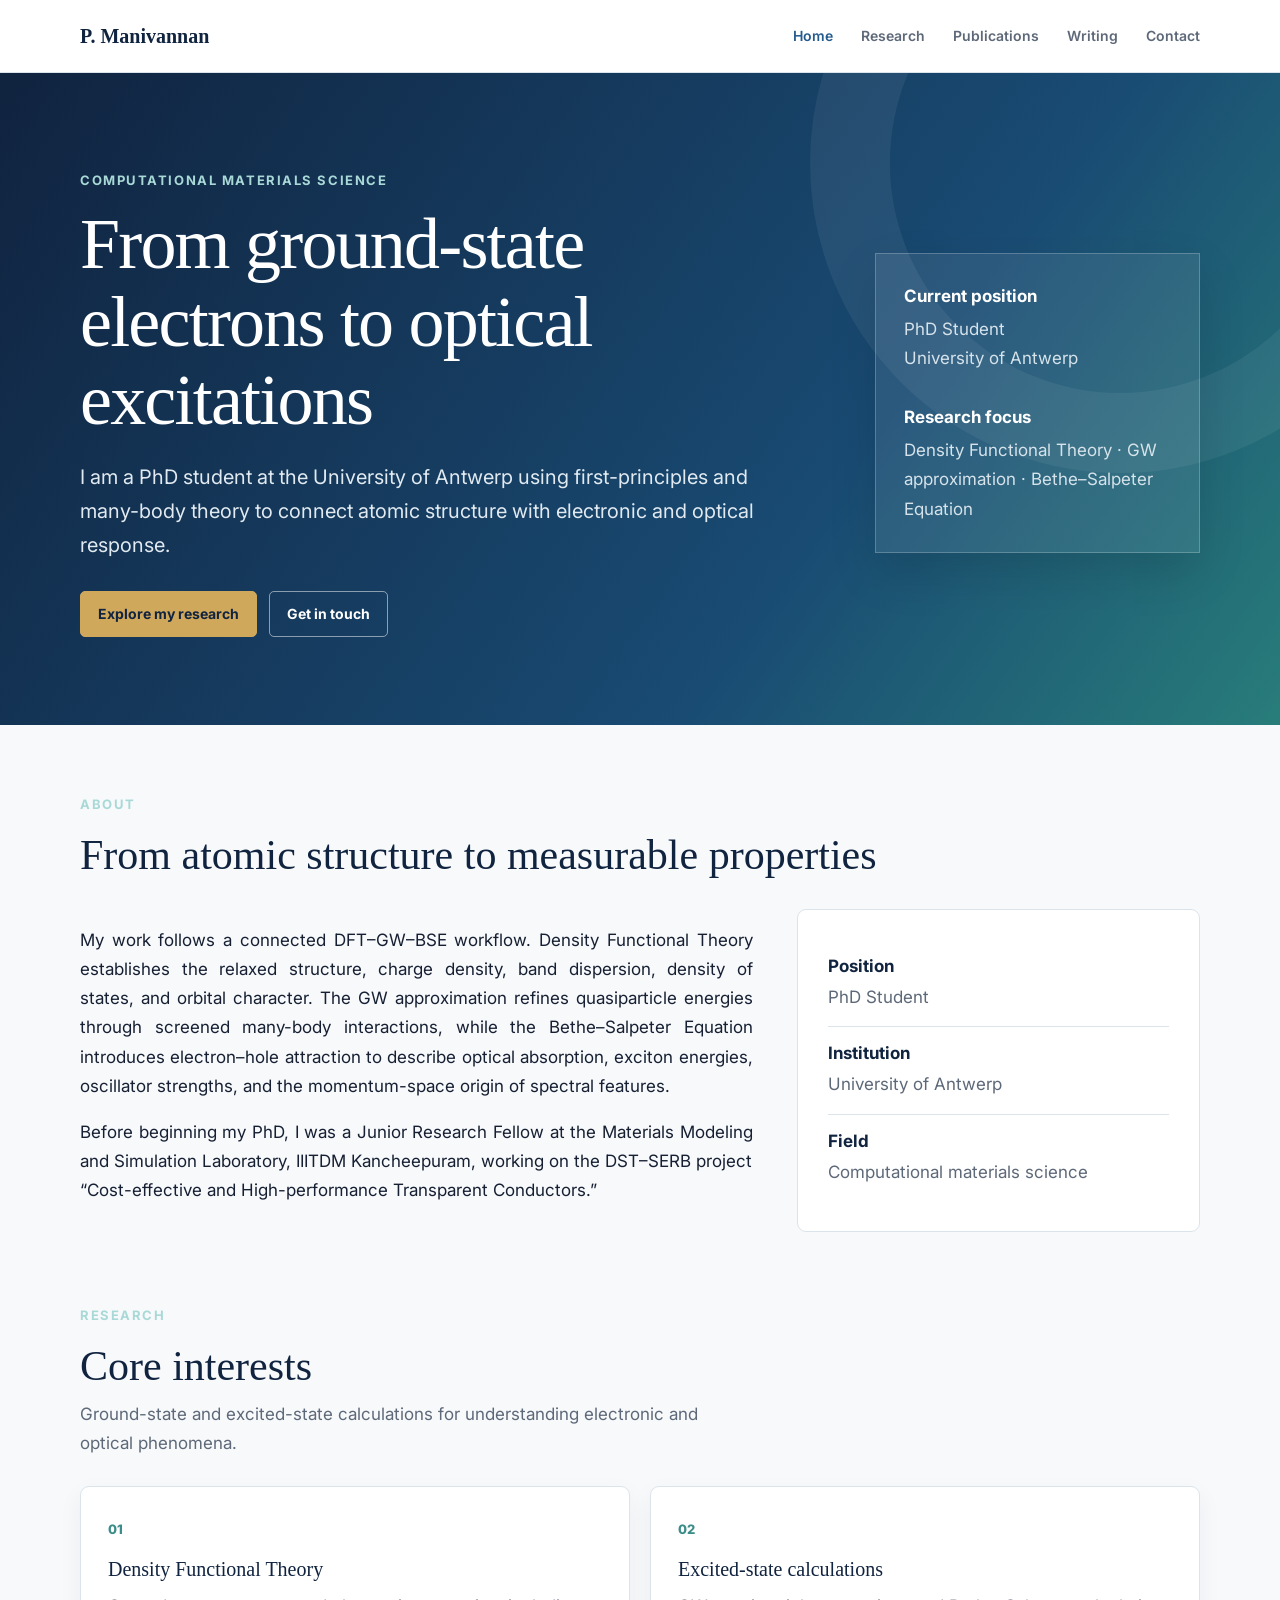
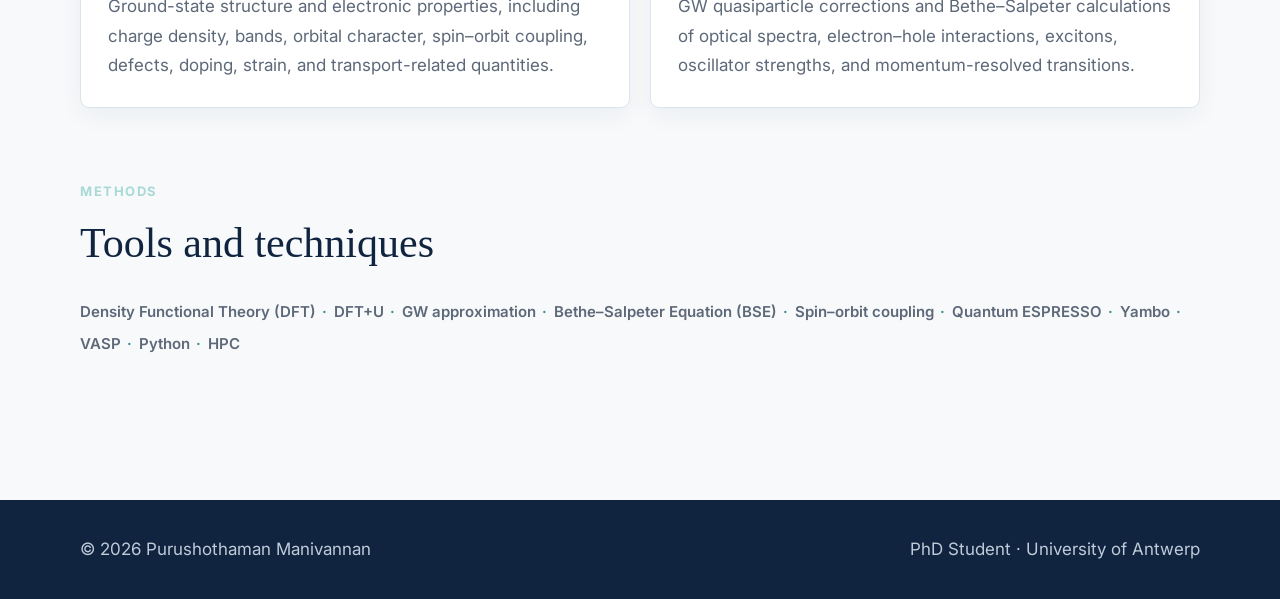
<file: index.html>
<!doctype html><html lang="en"><head><meta charset="utf-8"><meta name="viewport" content="width=device-width,initial-scale=1"><title>Purushothaman Manivannan | Computational Materials Science</title><meta name="description" content="Academic portfolio of Purushothaman Manivannan, PhD student at the University of Antwerp working in computational materials science."><link rel="canonical" href="https://purushothaman-98.github.io/"><link rel="preconnect" href="https://fonts.googleapis.com"><link rel="preconnect" href="https://fonts.gstatic.com" crossorigin><link href="https://fonts.googleapis.com/css2?family=Inter:wght@400;600;700&display=swap" rel="stylesheet"><link rel="stylesheet" href="style.css"><link rel="stylesheet" href="refinements.css"></head><body><a class="skip" href="#content">Skip to content</a>
<header class="site-header"><div class="wrap nav-wrap"><a class="brand" href="index.html">P. Manivannan</a><button class="menu-button" aria-label="Open navigation" aria-expanded="false">☰</button><nav class="nav-links"><a class="active" href="index.html">Home</a><a href="research.html">Research</a><a href="publications.html">Publications</a><a href="trends.html">Writing</a><a href="contact.html">Contact</a></nav></div></header>
<section class="hero"><div class="wrap hero-grid"><div><p class="eyebrow">Computational materials science</p><h1>From ground-state electrons to optical excitations</h1><p class="lead">I am a PhD student at the University of Antwerp using first-principles and many-body theory to connect atomic structure with electronic and optical response.</p><div class="actions"><a class="button primary" href="research.html">Explore my research</a><a class="button light" href="contact.html">Get in touch</a></div></div><aside class="hero-card"><strong>Current position</strong><span>PhD Student<br>University of Antwerp</span><br><br><strong>Research focus</strong><span>Density Functional Theory · GW approximation · Bethe–Salpeter Equation</span></aside></div></section>
<main id="content" class="wrap"><section class="section reveal"><div class="section-head"><div><p class="eyebrow">About</p><h2>From atomic structure to measurable properties</h2></div></div><div class="two-col"><div class="about-copy"><p>My work follows a connected DFT–GW–BSE workflow. Density Functional Theory establishes the relaxed structure, charge density, band dispersion, density of states, and orbital character. The GW approximation refines quasiparticle energies through screened many-body interactions, while the Bethe–Salpeter Equation introduces electron–hole attraction to describe optical absorption, exciton energies, oscillator strengths, and the momentum-space origin of spectral features.</p><p>Before beginning my PhD, I was a Junior Research Fellow at the Materials Modeling and Simulation Laboratory, IIITDM Kancheepuram, working on the DST–SERB project “Cost-effective and High-performance Transparent Conductors.”</p></div><div class="panel"><dl class="facts"><div><dt>Position</dt><dd>PhD Student</dd></div><div><dt>Institution</dt><dd>University of Antwerp</dd></div><div><dt>Field</dt><dd>Computational materials science</dd></div></dl></div></div></section>
<section class="section reveal"><div class="section-head"><div><p class="eyebrow">Research</p><h2>Core interests</h2><p class="section-intro">Ground-state and excited-state calculations for understanding electronic and optical phenomena.</p></div></div><div class="grid-2"><article class="card"><span class="number">01</span><h3>Density Functional Theory</h3><p>Ground-state structure and electronic properties, including charge density, bands, orbital character, spin–orbit coupling, defects, doping, strain, and transport-related quantities.</p></article><article class="card"><span class="number">02</span><h3>Excited-state calculations</h3><p>GW quasiparticle corrections and Bethe–Salpeter calculations of optical spectra, electron–hole interactions, excitons, oscillator strengths, and momentum-resolved transitions.</p></article></div></section>
<section class="section reveal"><div class="section-head"><div><p class="eyebrow">Methods</p><h2>Tools and techniques</h2></div></div><div class="tags"><span class="tag">Density Functional Theory (DFT)</span><span class="tag">DFT+U</span><span class="tag">GW approximation</span><span class="tag">Bethe–Salpeter Equation (BSE)</span><span class="tag">Spin–orbit coupling</span><span class="tag">Quantum ESPRESSO</span><span class="tag">Yambo</span><span class="tag">VASP</span><span class="tag">Python</span><span class="tag">HPC</span></div></section></main>
<footer><div class="wrap"><span>© 2026 Purushothaman Manivannan</span><span>PhD Student · University of Antwerp</span></div></footer><script src="script.js"></script></body></html>
</file>
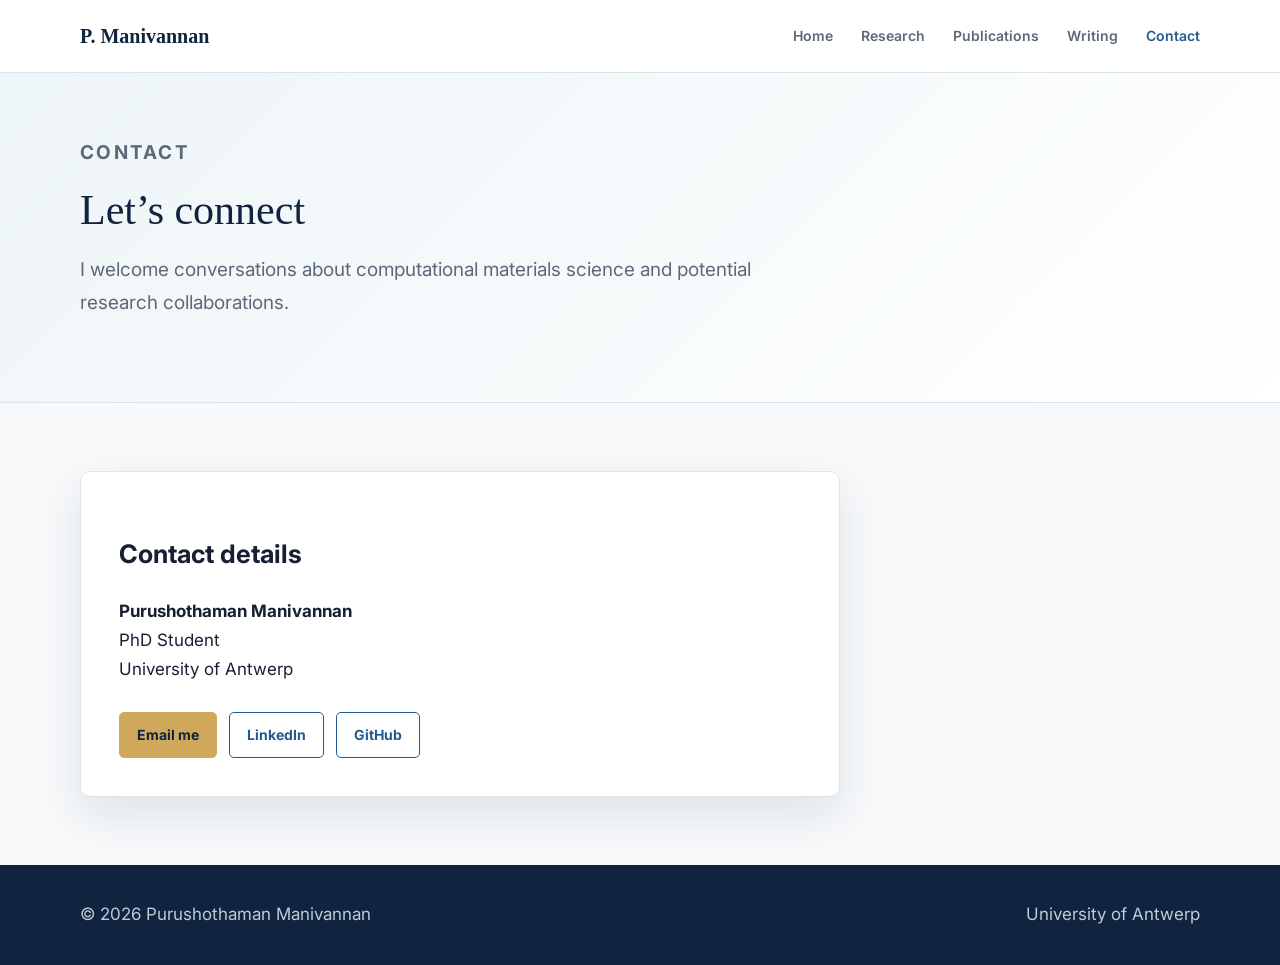
<file: contact.html>
<!doctype html><html lang="en"><head><meta charset="utf-8"><meta name="viewport" content="width=device-width,initial-scale=1"><title>Contact | Purushothaman Manivannan</title><meta name="description" content="Contact Purushothaman Manivannan at the University of Antwerp."><link rel="preconnect" href="https://fonts.googleapis.com"><link rel="preconnect" href="https://fonts.gstatic.com" crossorigin><link href="https://fonts.googleapis.com/css2?family=Inter:wght@400;600;700&display=swap" rel="stylesheet"><link rel="stylesheet" href="style.css"></head><body><header class="site-header"><div class="wrap nav-wrap"><a class="brand" href="index.html">P. Manivannan</a><button class="menu-button" aria-label="Open navigation" aria-expanded="false">☰</button><nav class="nav-links"><a href="index.html">Home</a><a href="research.html">Research</a><a href="publications.html">Publications</a><a href="trends.html">Writing</a><a class="active" href="contact.html">Contact</a></nav></div></header><section class="page-hero"><div class="wrap"><p class="eyebrow">Contact</p><h1 class="page-title">Let’s connect</h1><p>I welcome conversations about computational materials science and potential research collaborations.</p></div></section><main class="wrap"><section class="contact-box reveal"><h2>Contact details</h2><p><strong>Purushothaman Manivannan</strong><br>PhD Student<br>University of Antwerp</p><div class="actions"><a class="button primary" href="mailto:bruse.higgs2cosmos@gmail.com">Email me</a><a class="button" href="https://www.linkedin.com/in/purushothaman-manivannan-a720a4236/" target="_blank" rel="noopener">LinkedIn</a><a class="button" href="https://github.com/purushothaman-98" target="_blank" rel="noopener">GitHub</a></div></section></main><footer><div class="wrap"><span>© 2026 Purushothaman Manivannan</span><span>University of Antwerp</span></div></footer><script src="script.js"></script></body></html>
</file>
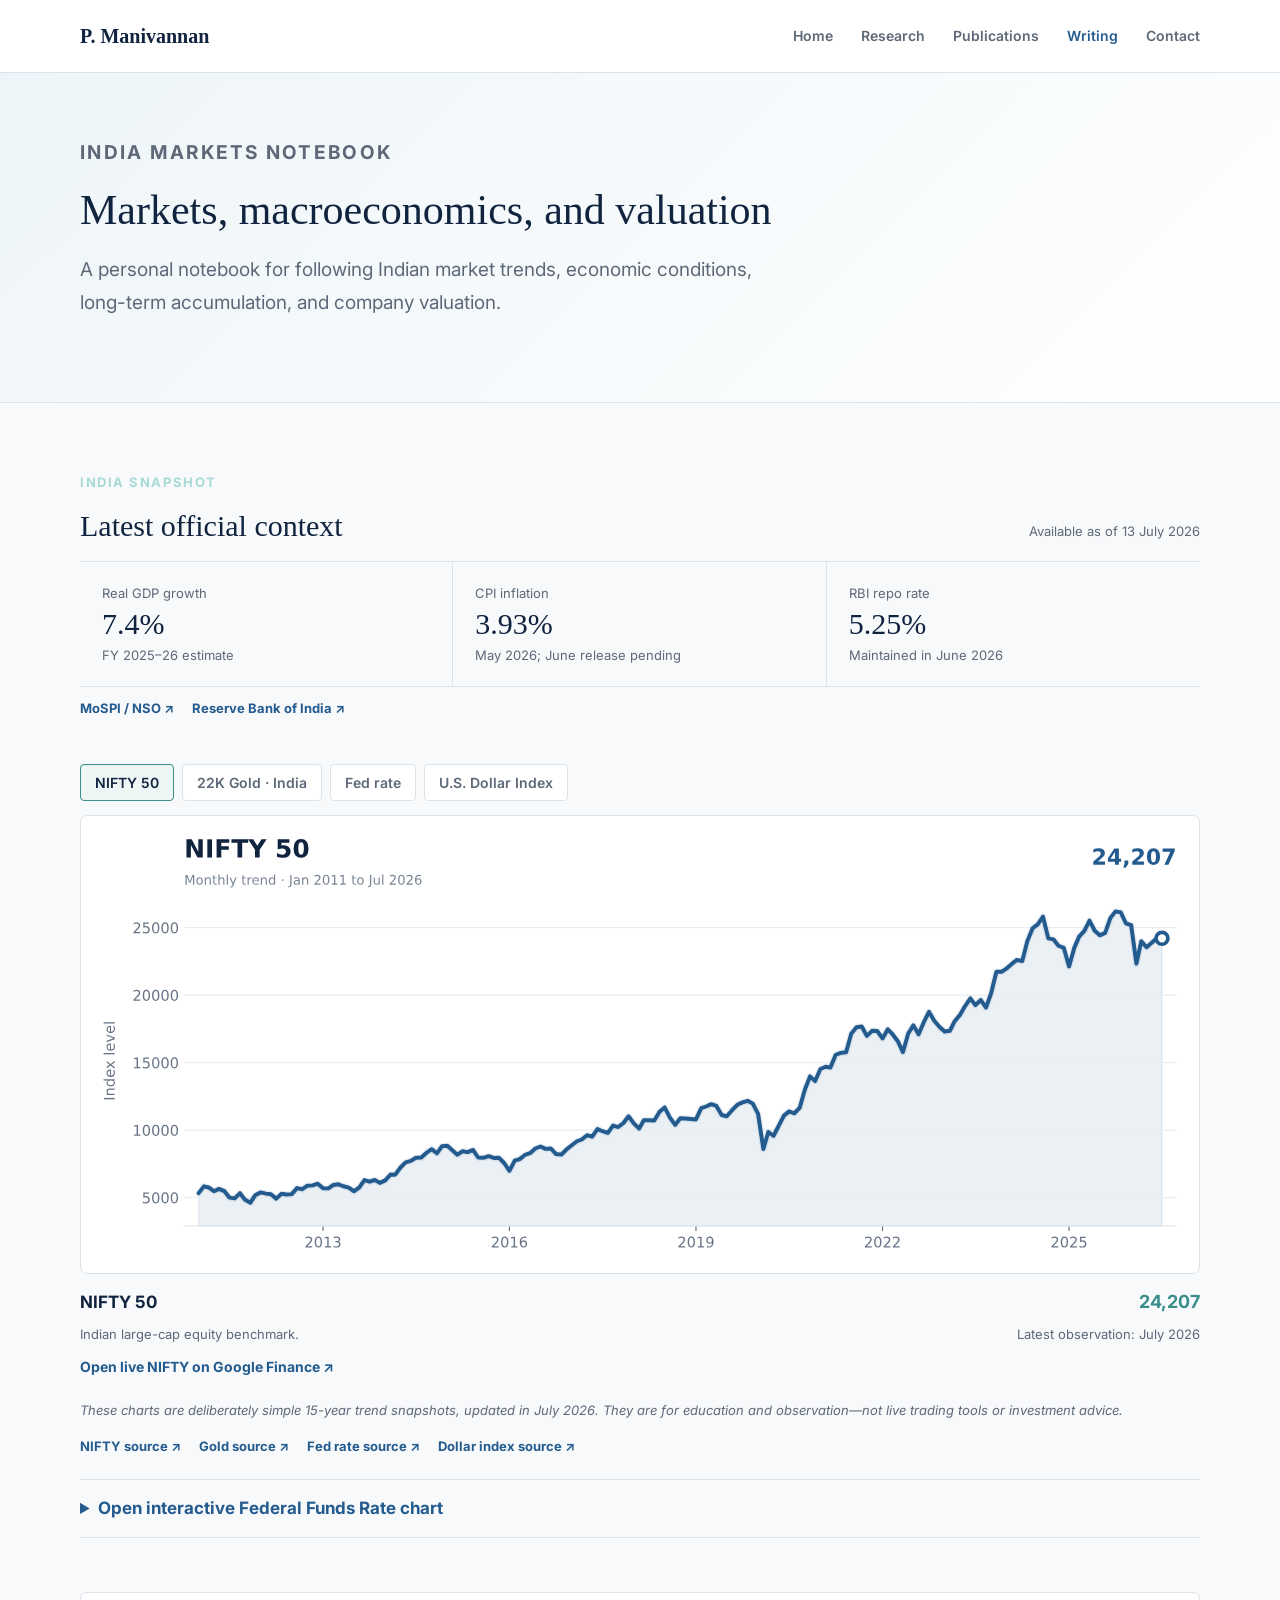
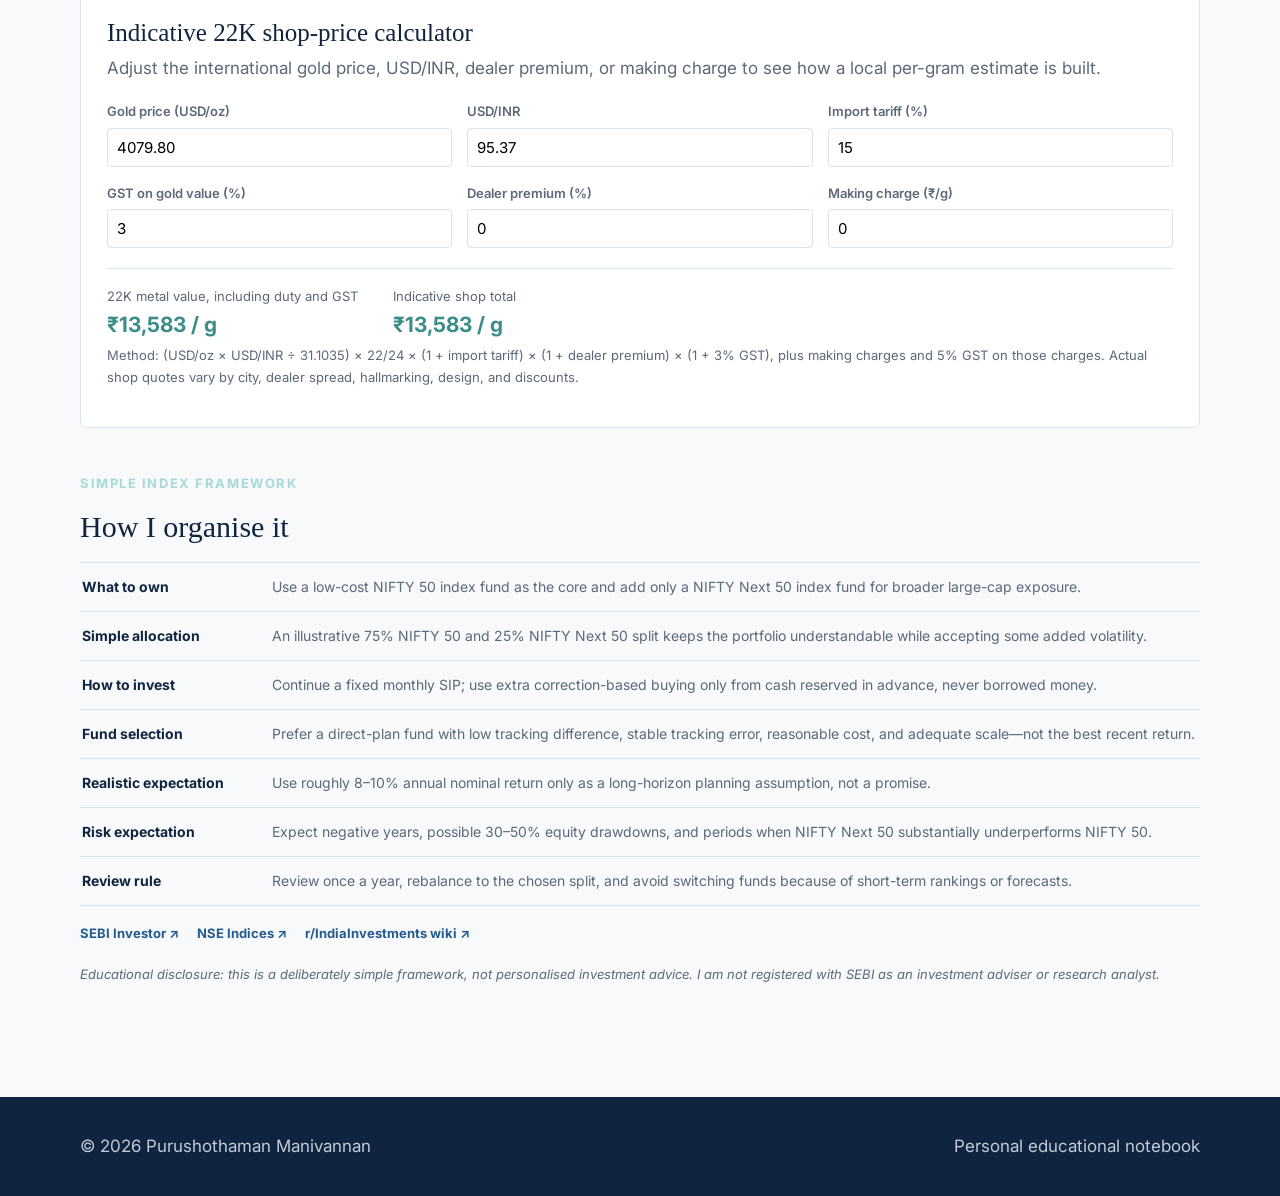
<file: markets.html>
<!doctype html>
<html lang="en">
<head>
  <meta charset="utf-8">
  <meta name="viewport" content="width=device-width,initial-scale=1">
  <title>Markets & Macro | Purushothaman Manivannan</title>
  <meta name="description" content="An interactive notebook connecting Indian equities, gold, the U.S. dollar, and Federal Reserve interest rates.">
  <link rel="preconnect" href="https://fonts.googleapis.com">
  <link rel="preconnect" href="https://fonts.gstatic.com" crossorigin>
  <link href="https://fonts.googleapis.com/css2?family=Inter:wght@400;600;700&display=swap" rel="stylesheet">
  <link rel="stylesheet" href="style.css">
  <link rel="stylesheet" href="refinements.css">
  <link rel="stylesheet" href="markets.css">
  <link rel="stylesheet" href="notebook.css">
</head>
<body>
  <header class="site-header"><div class="wrap nav-wrap"><a class="brand" href="index.html">P. Manivannan</a><button class="menu-button" aria-label="Open navigation" aria-expanded="false">☰</button><nav class="nav-links"><a href="index.html">Home</a><a href="research.html">Research</a><a href="publications.html">Publications</a><a class="active" href="trends.html">Writing</a><a href="contact.html">Contact</a></nav></div></header>
  <section class="page-hero"><div class="wrap"><p class="eyebrow">India Markets Notebook</p><h1 class="page-title">Markets, macroeconomics, and valuation</h1><p>A personal notebook for following Indian market trends, economic conditions, long-term accumulation, and company valuation.</p></div></section>
  <main class="wrap">
    <section class="macro-snapshot reveal" aria-labelledby="macro-heading">
      <div class="section-head"><div><p class="eyebrow">India snapshot</p><h2 id="macro-heading">Latest official context</h2></div><p class="snapshot-date">Available as of 13 July 2026</p></div>
      <div class="macro-grid"><article><span>Real GDP growth</span><strong>7.4%</strong><p>FY 2025–26 estimate</p></article><article><span>CPI inflation</span><strong>3.93%</strong><p>May 2026; June release pending</p></article><article><span>RBI repo rate</span><strong>5.25%</strong><p>Maintained in June 2026</p></article></div>
      <div class="official-links"><a href="https://www.mospi.gov.in/" target="_blank" rel="noopener">MoSPI / NSO ↗</a><a href="https://www.rbi.org.in/" target="_blank" rel="noopener">Reserve Bank of India ↗</a></div>
    </section>
    <section class="market-dashboard reveal" aria-labelledby="market-title">
      <div class="market-tabs" role="tablist" aria-label="Select market series">
        <button class="market-tab active" data-market="nifty" role="tab" aria-selected="true">NIFTY 50</button>
        <button class="market-tab" data-market="gold" role="tab" aria-selected="false">22K Gold · India</button>
        <button class="market-tab" data-market="fed" role="tab" aria-selected="false">Fed rate</button>
        <button class="market-tab" data-market="dxy" role="tab" aria-selected="false">U.S. Dollar Index</button>
      </div>
      <div class="market-frame"><img id="market-image" src="nifty-trend.svg" alt="NIFTY 50 trend from 2011 to 2026"></div>
      <div class="market-context"><p><strong id="market-title">NIFTY 50</strong></p><div id="market-value" class="market-value">24,207</div><p id="market-note">Indian large-cap equity benchmark.</p><p id="market-asof" class="market-asof">Latest observation: July 2026</p></div>
      <a id="market-live-link" class="live-link" href="https://www.google.com/finance/quote/NIFTY_50:INDEXNSE" target="_blank" rel="noopener">Open live NIFTY on Google Finance ↗</a>
      <p class="dashboard-disclaimer">These charts are deliberately simple 15-year trend snapshots, updated in July 2026. They are for education and observation—not live trading tools or investment advice.</p>
      <div class="data-sources"><a href="https://finance.yahoo.com/quote/%5ENSEI/" target="_blank" rel="noopener">NIFTY source ↗</a><a href="https://finance.yahoo.com/quote/GC%3DF/" target="_blank" rel="noopener">Gold source ↗</a><a href="https://fred.stlouisfed.org/series/FEDFUNDS" target="_blank" rel="noopener">Fed rate source ↗</a><a href="https://finance.yahoo.com/quote/DX-Y.NYB/" target="_blank" rel="noopener">Dollar index source ↗</a></div>
      <details id="fed-live" class="fed-live"><summary>Open interactive Federal Funds Rate chart</summary><div id="fed-widget" class="fed-widget"></div></details>
    </section>
    <section class="gold-calculator reveal">
      <h2>Indicative 22K shop-price calculator</h2>
      <p>Adjust the international gold price, USD/INR, dealer premium, or making charge to see how a local per-gram estimate is built.</p>
      <div class="calculator-grid">
        <label>Gold price (USD/oz)<input id="gold-usd" class="gold-input" type="number" value="4079.80" step="1"></label>
        <label>USD/INR<input id="usd-inr" class="gold-input" type="number" value="95.37" step="0.01"></label>
        <label>Import tariff (%)<input id="gold-duty" class="gold-input" type="number" value="15" step="0.1"></label>
        <label>GST on gold value (%)<input id="gold-gst" class="gold-input" type="number" value="3" step="0.1"></label>
        <label>Dealer premium (%)<input id="dealer-premium" class="gold-input" type="number" value="0" step="0.1"></label>
        <label>Making charge (₹/g)<input id="making-charge" class="gold-input" type="number" value="0" step="50"></label>
      </div>
      <div class="calculator-results"><div><span>22K metal value, including duty and GST</span><strong id="gold-base-result">₹13,583 / g</strong></div><div><span>Indicative shop total</span><strong id="gold-shop-result">₹13,583 / g</strong></div></div>
      <p class="formula">Method: (USD/oz × USD/INR ÷ 31.1035) × 22/24 × (1 + import tariff) × (1 + dealer premium) × (1 + 3% GST), plus making charges and 5% GST on those charges. Actual shop quotes vary by city, dealer spread, hallmarking, design, and discounts.</p>
    </section>
    <section class="notebook-frameworks reveal">
      <p class="eyebrow">Simple index framework</p><h2>How I organise it</h2>
      <div class="framework-lines">
        <p><strong>What to own</strong><span>Use a low-cost NIFTY 50 index fund as the core and add only a NIFTY Next 50 index fund for broader large-cap exposure.</span></p>
        <p><strong>Simple allocation</strong><span>An illustrative 75% NIFTY 50 and 25% NIFTY Next 50 split keeps the portfolio understandable while accepting some added volatility.</span></p>
        <p><strong>How to invest</strong><span>Continue a fixed monthly SIP; use extra correction-based buying only from cash reserved in advance, never borrowed money.</span></p>
        <p><strong>Fund selection</strong><span>Prefer a direct-plan fund with low tracking difference, stable tracking error, reasonable cost, and adequate scale—not the best recent return.</span></p>
        <p><strong>Realistic expectation</strong><span>Use roughly 8–10% annual nominal return only as a long-horizon planning assumption, not a promise.</span></p>
        <p><strong>Risk expectation</strong><span>Expect negative years, possible 30–50% equity drawdowns, and periods when NIFTY Next 50 substantially underperforms NIFTY 50.</span></p>
        <p><strong>Review rule</strong><span>Review once a year, rebalance to the chosen split, and avoid switching funds because of short-term rankings or forecasts.</span></p>
      </div>
      <div class="reference-list"><a href="https://investor.sebi.gov.in/" target="_blank" rel="noopener">SEBI Investor ↗</a><a href="https://www.niftyindices.com/" target="_blank" rel="noopener">NSE Indices ↗</a><a href="https://www.reddit.com/r/IndiaInvestments/wiki/index/" target="_blank" rel="noopener">r/IndiaInvestments wiki ↗</a></div>
      <p class="dashboard-disclaimer">Educational disclosure: this is a deliberately simple framework, not personalised investment advice. I am not registered with SEBI as an investment adviser or research analyst.</p>
    </section>
  </main>
  <footer><div class="wrap"><span>© 2026 Purushothaman Manivannan</span><span>Personal educational notebook</span></div></footer>
  <script src="https://s3.tradingview.com/tv.js"></script>
  <script src="script.js"></script>
  <script src="markets.js"></script>
</body>
</html>
</file>
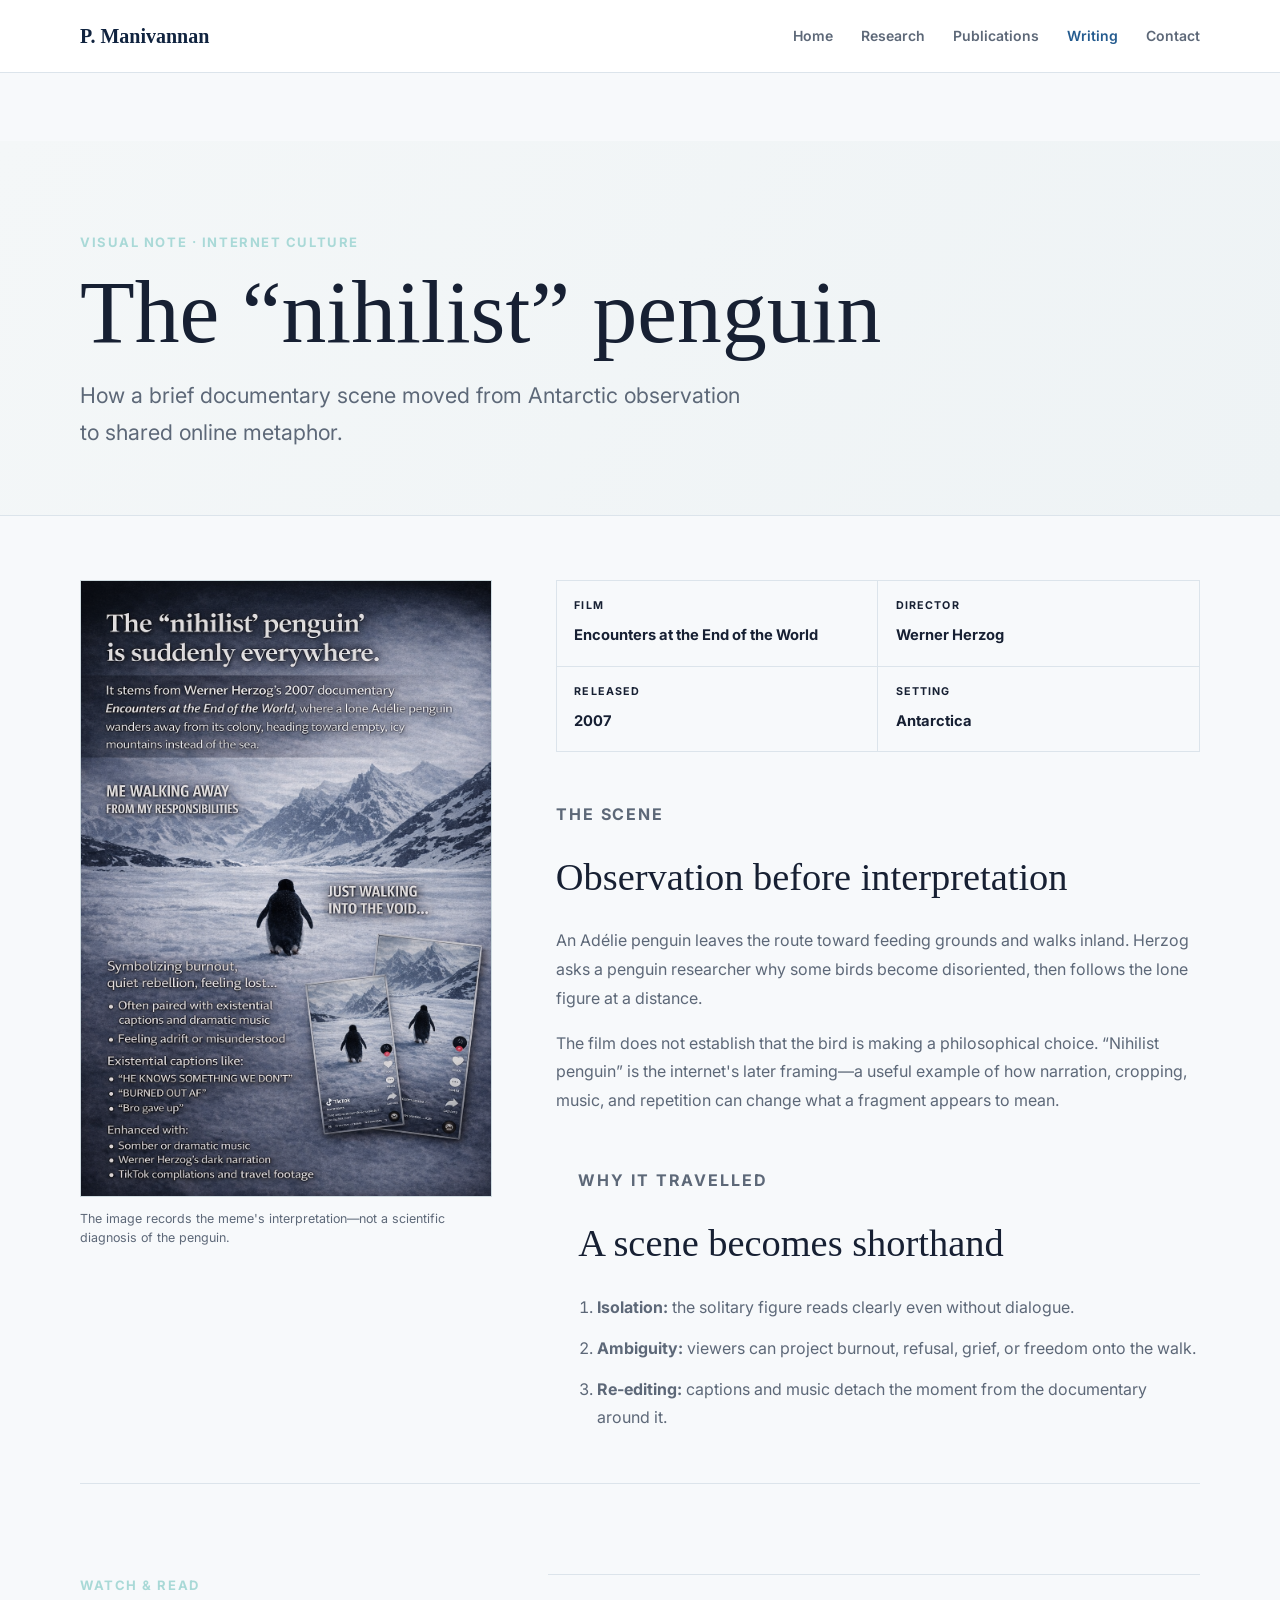
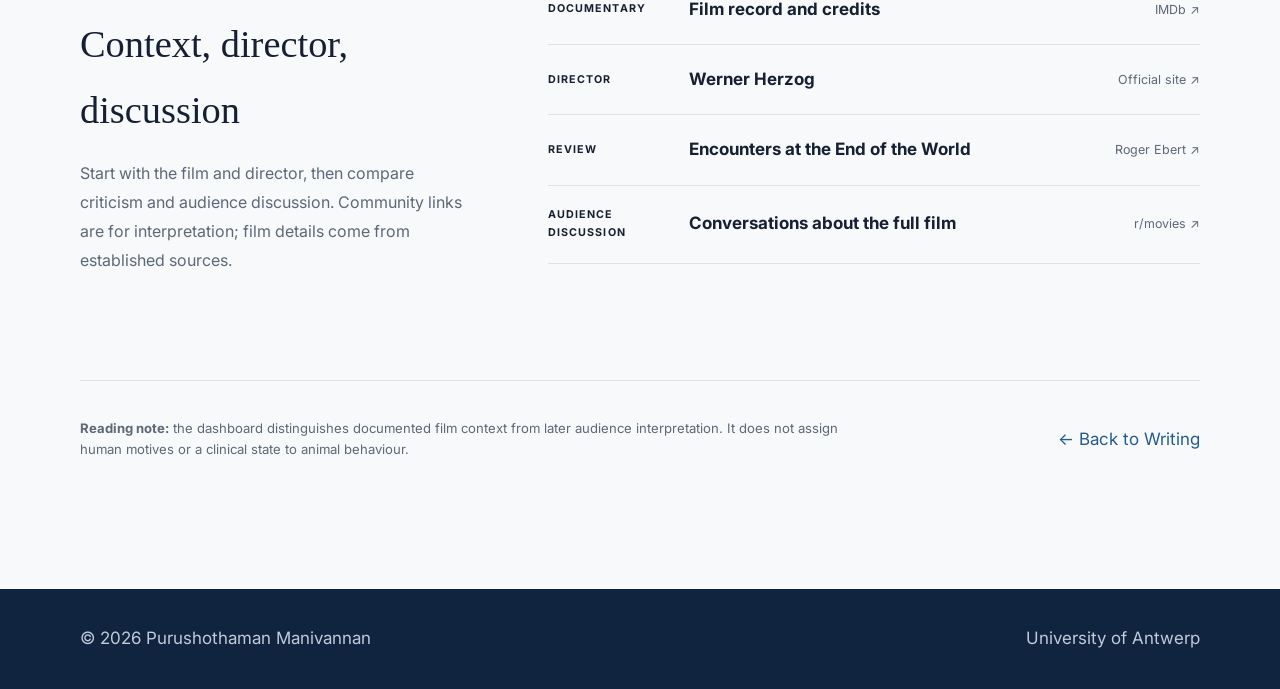
<file: penguin.html>
<!doctype html><html lang="en"><head><meta charset="utf-8"><meta name="viewport" content="width=device-width,initial-scale=1"><title>The Nihilist Penguin | Purushothaman Manivannan</title><meta name="description" content="A visual note on Werner Herzog's Encounters at the End of the World and the penguin scene's second life online."><link rel="preconnect" href="https://fonts.googleapis.com"><link rel="preconnect" href="https://fonts.gstatic.com" crossorigin><link href="https://fonts.googleapis.com/css2?family=Inter:wght@400;600;700&display=swap" rel="stylesheet"><link rel="stylesheet" href="style.css"><link rel="stylesheet" href="refinements.css"><link rel="stylesheet" href="penguin.css"></head><body><header class="site-header"><div class="wrap nav-wrap"><a class="brand" href="index.html">P. Manivannan</a><button class="menu-button" aria-label="Open navigation" aria-expanded="false">☰</button><nav class="nav-links"><a href="index.html">Home</a><a href="research.html">Research</a><a href="publications.html">Publications</a><a class="active" href="trends.html">Writing</a><a href="contact.html">Contact</a></nav></div></header><main><section class="penguin-hero"><div class="wrap"><p class="eyebrow">Visual note · Internet culture</p><h1>The “nihilist” penguin</h1><p class="deck">How a brief documentary scene moved from Antarctic observation to shared online metaphor.</p></div></section><section class="wrap penguin-dashboard"><div class="penguin-visual"><img src="penguin-explainer.png" alt="Visual explainer tracing the online reinterpretation of the lone penguin scene"><p class="caption">The image records the meme's interpretation—not a scientific diagnosis of the penguin.</p></div><div class="penguin-story"><div class="fact-grid"><div><span>Film</span><strong>Encounters at the End of the World</strong></div><div><span>Director</span><strong>Werner Herzog</strong></div><div><span>Released</span><strong>2007</strong></div><div><span>Setting</span><strong>Antarctica</strong></div></div><article><p class="eyebrow">The scene</p><h2>Observation before interpretation</h2><p>An Adélie penguin leaves the route toward feeding grounds and walks inland. Herzog asks a penguin researcher why some birds become disoriented, then follows the lone figure at a distance.</p><p>The film does not establish that the bird is making a philosophical choice. “Nihilist penguin” is the internet's later framing—a useful example of how narration, cropping, music, and repetition can change what a fragment appears to mean.</p></article><article class="signal"><p class="eyebrow">Why it travelled</p><h2>A scene becomes shorthand</h2><ol><li><strong>Isolation:</strong> the solitary figure reads clearly even without dialogue.</li><li><strong>Ambiguity:</strong> viewers can project burnout, refusal, grief, or freedom onto the walk.</li><li><strong>Re-editing:</strong> captions and music detach the moment from the documentary around it.</li></ol></article></div></section><section class="wrap source-section"><div><p class="eyebrow">Watch & read</p><h2>Context, director, discussion</h2><p class="source-intro">Start with the film and director, then compare criticism and audience discussion. Community links are for interpretation; film details come from established sources.</p></div><div class="source-list"><a href="https://www.imdb.com/title/tt1093824/" target="_blank" rel="noopener"><span>Documentary</span><strong>Film record and credits</strong><em>IMDb ↗</em></a><a href="https://www.wernerherzog.com/" target="_blank" rel="noopener"><span>Director</span><strong>Werner Herzog</strong><em>Official site ↗</em></a><a href="https://www.rogerebert.com/reviews/encounters-at-the-end-of-the-world-2008" target="_blank" rel="noopener"><span>Review</span><strong>Encounters at the End of the World</strong><em>Roger Ebert ↗</em></a><a href="https://www.reddit.com/r/movies/search/?q=%22Encounters%20at%20the%20End%20of%20the%20World%22&restrict_sr=1&sort=relevance" target="_blank" rel="noopener"><span>Audience discussion</span><strong>Conversations about the full film</strong><em>r/movies ↗</em></a></div></section><section class="wrap dashboard-note"><p><strong>Reading note:</strong> the dashboard distinguishes documented film context from later audience interpretation. It does not assign human motives or a clinical state to animal behaviour.</p><a href="trends.html">← Back to Writing</a></section></main><footer><div class="wrap"><span>© 2026 Purushothaman Manivannan</span><span>University of Antwerp</span></div></footer><script src="script.js"></script></body></html>
</file>
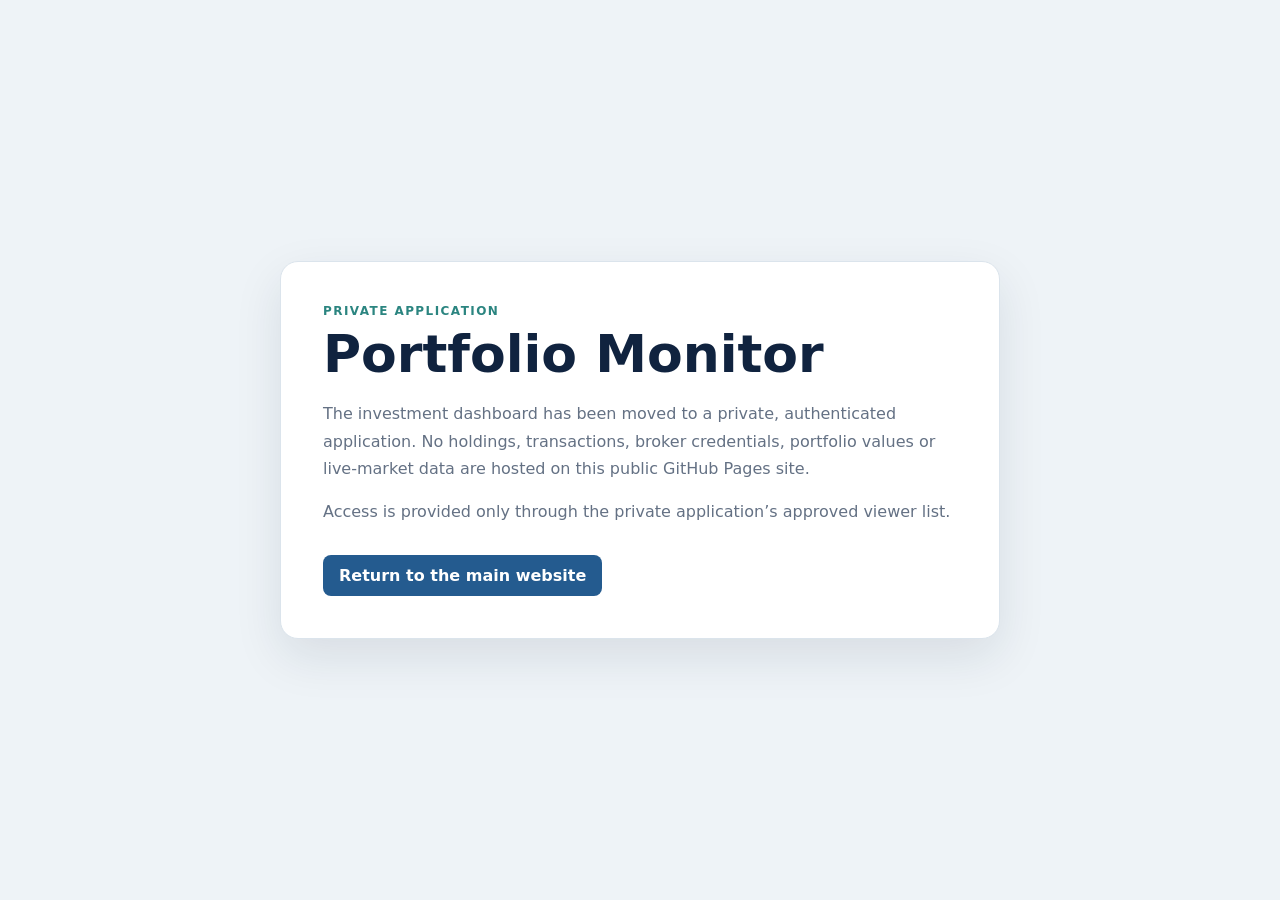
<file: portfolio.html>
<!doctype html>
<html lang="en">
<head>
  <meta charset="utf-8">
  <meta name="viewport" content="width=device-width,initial-scale=1">
  <meta name="robots" content="noindex,nofollow,noarchive">
  <title>Private Portfolio Monitor | P. Manivannan</title>
  <style>
    :root{font-family:Inter,system-ui,sans-serif;color:#10233f;background:#eef3f7}
    *{box-sizing:border-box}body{margin:0;min-height:100vh;display:grid;place-items:center;padding:24px}
    main{width:min(720px,100%);padding:42px;border:1px solid #dbe4ec;border-radius:18px;background:#fff;box-shadow:0 18px 48px rgba(16,35,63,.10)}
    p{color:#647184;line-height:1.7}a{display:inline-block;margin-top:14px;padding:11px 16px;border-radius:8px;background:#245b8f;color:#fff;text-decoration:none;font-weight:700}
    .label{color:#2b8580;font-size:12px;font-weight:800;letter-spacing:.12em;text-transform:uppercase}h1{margin:.4rem 0 1rem;font-size:clamp(32px,7vw,52px)}
  </style>
</head>
<body>
  <main>
    <div class="label">Private application</div>
    <h1>Portfolio Monitor</h1>
    <p>The investment dashboard has been moved to a private, authenticated application. No holdings, transactions, broker credentials, portfolio values or live-market data are hosted on this public GitHub Pages site.</p>
    <p>Access is provided only through the private application’s approved viewer list.</p>
    <a href="index.html">Return to the main website</a>
  </main>
</body>
</html>
</file>
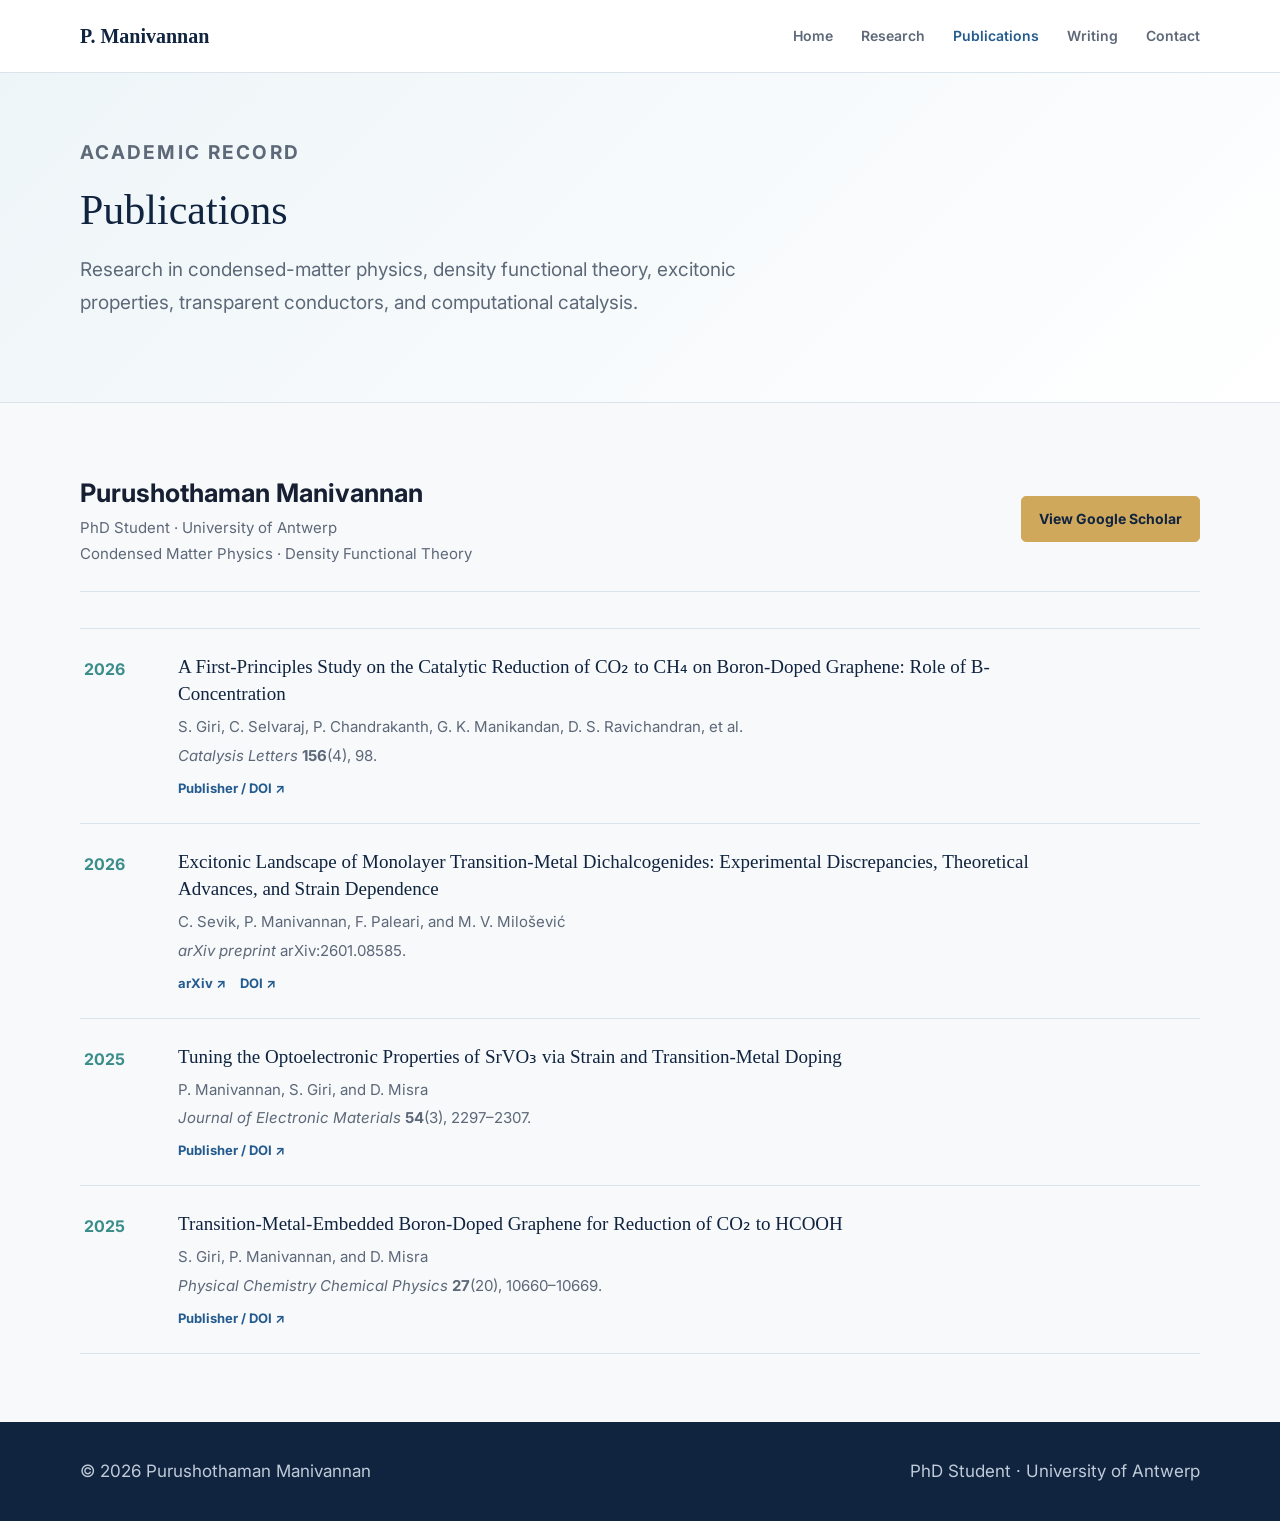
<file: publications.html>
<!doctype html><html lang="en"><head><meta charset="utf-8"><meta name="viewport" content="width=device-width,initial-scale=1"><title>Publications | Purushothaman Manivannan</title><meta name="description" content="Publications by Purushothaman Manivannan, PhD student at the University of Antwerp."><link rel="preconnect" href="https://fonts.googleapis.com"><link rel="preconnect" href="https://fonts.gstatic.com" crossorigin><link href="https://fonts.googleapis.com/css2?family=Inter:wght@400;600;700&display=swap" rel="stylesheet"><link rel="stylesheet" href="style.css"><link rel="stylesheet" href="publications-extra.css"></head><body><header class="site-header"><div class="wrap nav-wrap"><a class="brand" href="index.html">P. Manivannan</a><button class="menu-button" aria-label="Open navigation" aria-expanded="false">☰</button><nav class="nav-links"><a href="index.html">Home</a><a href="research.html">Research</a><a class="active" href="publications.html">Publications</a><a href="trends.html">Writing</a><a href="contact.html">Contact</a></nav></div></header><section class="page-hero"><div class="wrap"><p class="eyebrow">Academic record</p><h1 class="page-title">Publications</h1><p>Research in condensed-matter physics, density functional theory, excitonic properties, transparent conductors, and computational catalysis.</p></div></section><main class="wrap"><section class="scholar-box reveal"><div><h2>Purushothaman Manivannan</h2><p>PhD Student · University of Antwerp<br>Condensed Matter Physics · Density Functional Theory</p></div><a class="button primary" href="https://scholar.google.com/citations?hl=en&amp;user=LEnGH4UAAAAJ" target="_blank" rel="noopener">View Google Scholar</a></section><section class="publication-list"><article class="pub-card reveal"><div class="pub-year">2026</div><div><h2>A First-Principles Study on the Catalytic Reduction of CO₂ to CH₄ on Boron-Doped Graphene: Role of B-Concentration</h2><p>S. Giri, C. Selvaraj, P. Chandrakanth, G. K. Manikandan, D. S. Ravichandran, et al.</p><p><em>Catalysis Letters</em> <strong>156</strong>(4), 98.</p><div class="pub-links"><a href="https://doi.org/10.1007/s10562-026-05350-3" target="_blank" rel="noopener">Publisher / DOI ↗</a></div></div></article><article class="pub-card reveal"><div class="pub-year">2026</div><div><h2>Excitonic Landscape of Monolayer Transition-Metal Dichalcogenides: Experimental Discrepancies, Theoretical Advances, and Strain Dependence</h2><p>C. Sevik, P. Manivannan, F. Paleari, and M. V. Milošević</p><p><em>arXiv preprint</em> arXiv:2601.08585.</p><div class="pub-links"><a href="https://arxiv.org/abs/2601.08585" target="_blank" rel="noopener">arXiv ↗</a><a href="https://doi.org/10.48550/arXiv.2601.08585" target="_blank" rel="noopener">DOI ↗</a></div></div></article><article class="pub-card reveal"><div class="pub-year">2025</div><div><h2>Tuning the Optoelectronic Properties of SrVO₃ via Strain and Transition-Metal Doping</h2><p>P. Manivannan, S. Giri, and D. Misra</p><p><em>Journal of Electronic Materials</em> <strong>54</strong>(3), 2297–2307.</p><div class="pub-links"><a href="https://doi.org/10.1007/s11664-025-11735-8" target="_blank" rel="noopener">Publisher / DOI ↗</a></div></div></article><article class="pub-card reveal"><div class="pub-year">2025</div><div><h2>Transition-Metal-Embedded Boron-Doped Graphene for Reduction of CO₂ to HCOOH</h2><p>S. Giri, P. Manivannan, and D. Misra</p><p><em>Physical Chemistry Chemical Physics</em> <strong>27</strong>(20), 10660–10669.</p><div class="pub-links"><a href="https://doi.org/10.1039/D5CP01427A" target="_blank" rel="noopener">Publisher / DOI ↗</a></div></div></article></section></main><footer><div class="wrap"><span>© 2026 Purushothaman Manivannan</span><span>PhD Student · University of Antwerp</span></div></footer><script src="script.js"></script></body></html>
</file>
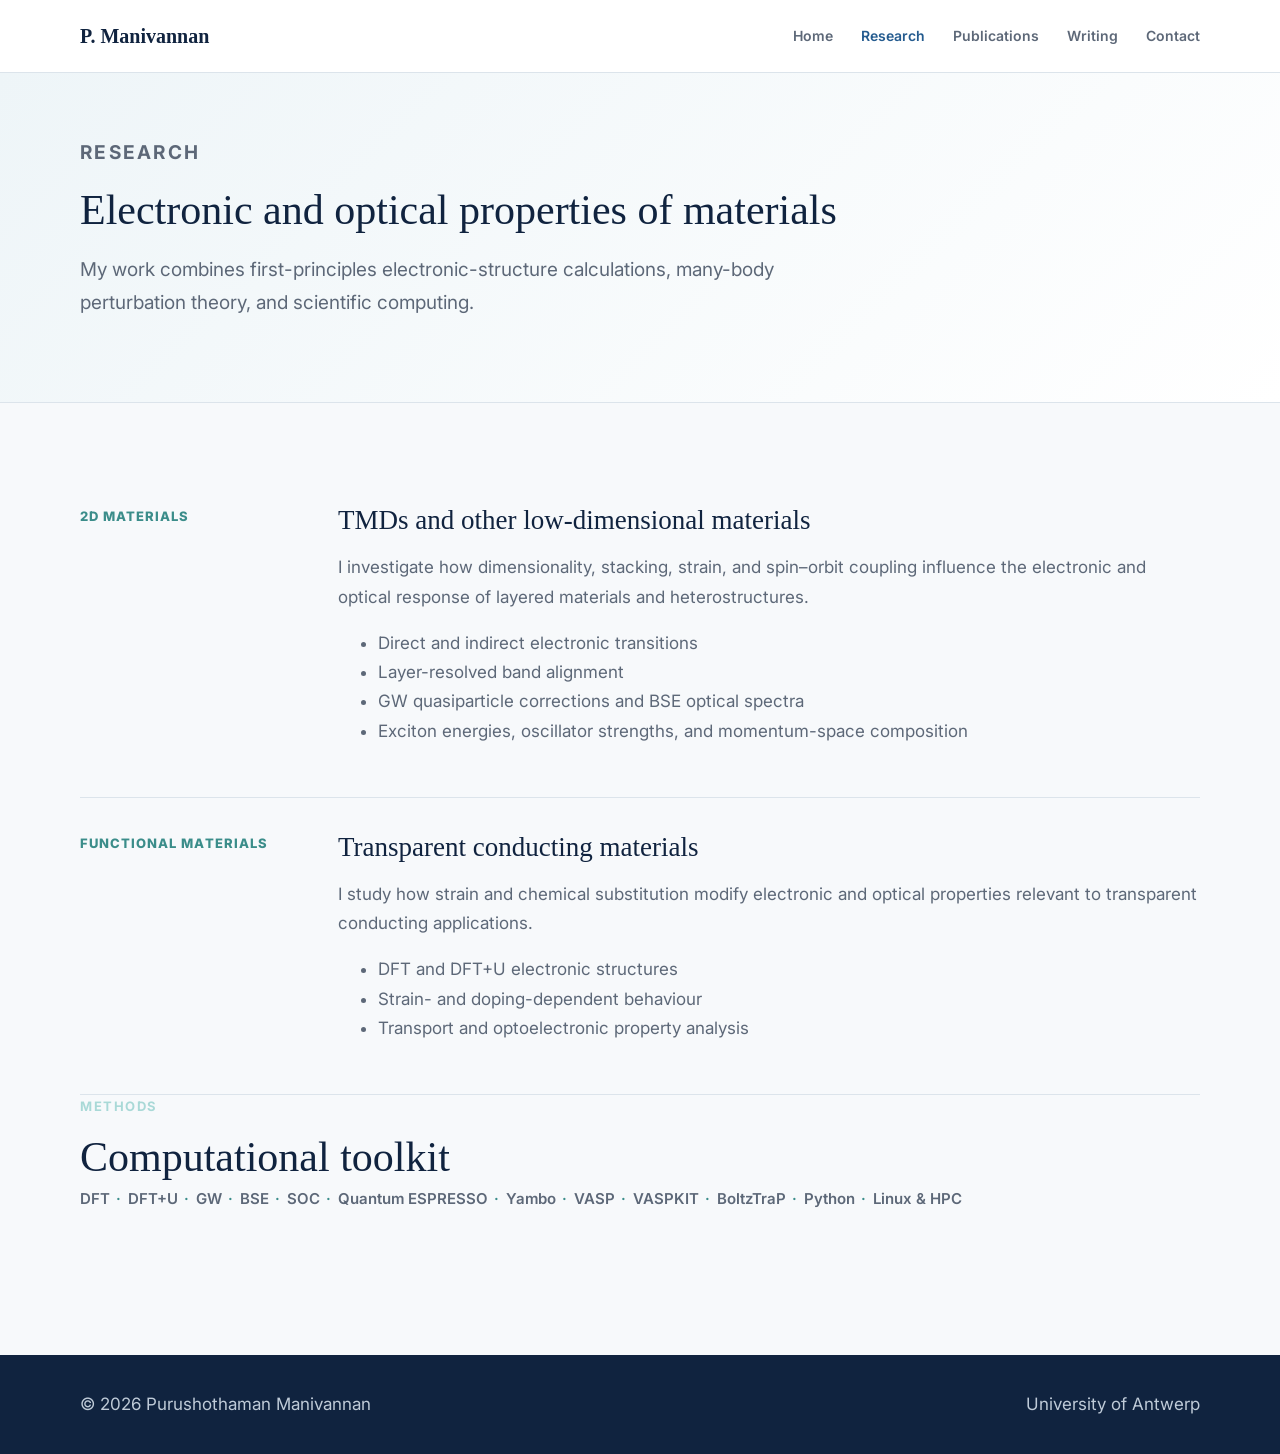
<file: research.html>
<!doctype html><html lang="en"><head><meta charset="utf-8"><meta name="viewport" content="width=device-width,initial-scale=1"><title>Research | Purushothaman Manivannan</title><meta name="description" content="Research of Purushothaman Manivannan, PhD student at the University of Antwerp."><link rel="preconnect" href="https://fonts.googleapis.com"><link rel="preconnect" href="https://fonts.gstatic.com" crossorigin><link href="https://fonts.googleapis.com/css2?family=Inter:wght@400;600;700&display=swap" rel="stylesheet"><link rel="stylesheet" href="style.css"><link rel="stylesheet" href="refinements.css"></head><body><header class="site-header"><div class="wrap nav-wrap"><a class="brand" href="index.html">P. Manivannan</a><button class="menu-button" aria-label="Open navigation" aria-expanded="false">☰</button><nav class="nav-links"><a href="index.html">Home</a><a class="active" href="research.html">Research</a><a href="publications.html">Publications</a><a href="trends.html">Writing</a><a href="contact.html">Contact</a></nav></div></header><section class="page-hero"><div class="wrap"><p class="eyebrow">Research</p><h1 class="page-title">Electronic and optical properties of materials</h1><p>My work combines first-principles electronic-structure calculations, many-body perturbation theory, and scientific computing.</p></div></section><main class="wrap">
<article class="project reveal"><div class="project-label">2D materials</div><div><h2>TMDs and other low-dimensional materials</h2><p>I investigate how dimensionality, stacking, strain, and spin–orbit coupling influence the electronic and optical response of layered materials and heterostructures.</p><ul><li>Direct and indirect electronic transitions</li><li>Layer-resolved band alignment</li><li>GW quasiparticle corrections and BSE optical spectra</li><li>Exciton energies, oscillator strengths, and momentum-space composition</li></ul></div></article>
<article class="project reveal"><div class="project-label">Functional materials</div><div><h2>Transparent conducting materials</h2><p>I study how strain and chemical substitution modify electronic and optical properties relevant to transparent conducting applications.</p><ul><li>DFT and DFT+U electronic structures</li><li>Strain- and doping-dependent behaviour</li><li>Transport and optoelectronic property analysis</li></ul></div></article>
<section class="section reveal"><p class="eyebrow">Methods</p><h2>Computational toolkit</h2><div class="tags"><span class="tag">DFT</span><span class="tag">DFT+U</span><span class="tag">GW</span><span class="tag">BSE</span><span class="tag">SOC</span><span class="tag">Quantum ESPRESSO</span><span class="tag">Yambo</span><span class="tag">VASP</span><span class="tag">VASPKIT</span><span class="tag">BoltzTraP</span><span class="tag">Python</span><span class="tag">Linux & HPC</span></div></section></main><footer><div class="wrap"><span>© 2026 Purushothaman Manivannan</span><span>University of Antwerp</span></div></footer><script src="script.js"></script></body></html>
</file>
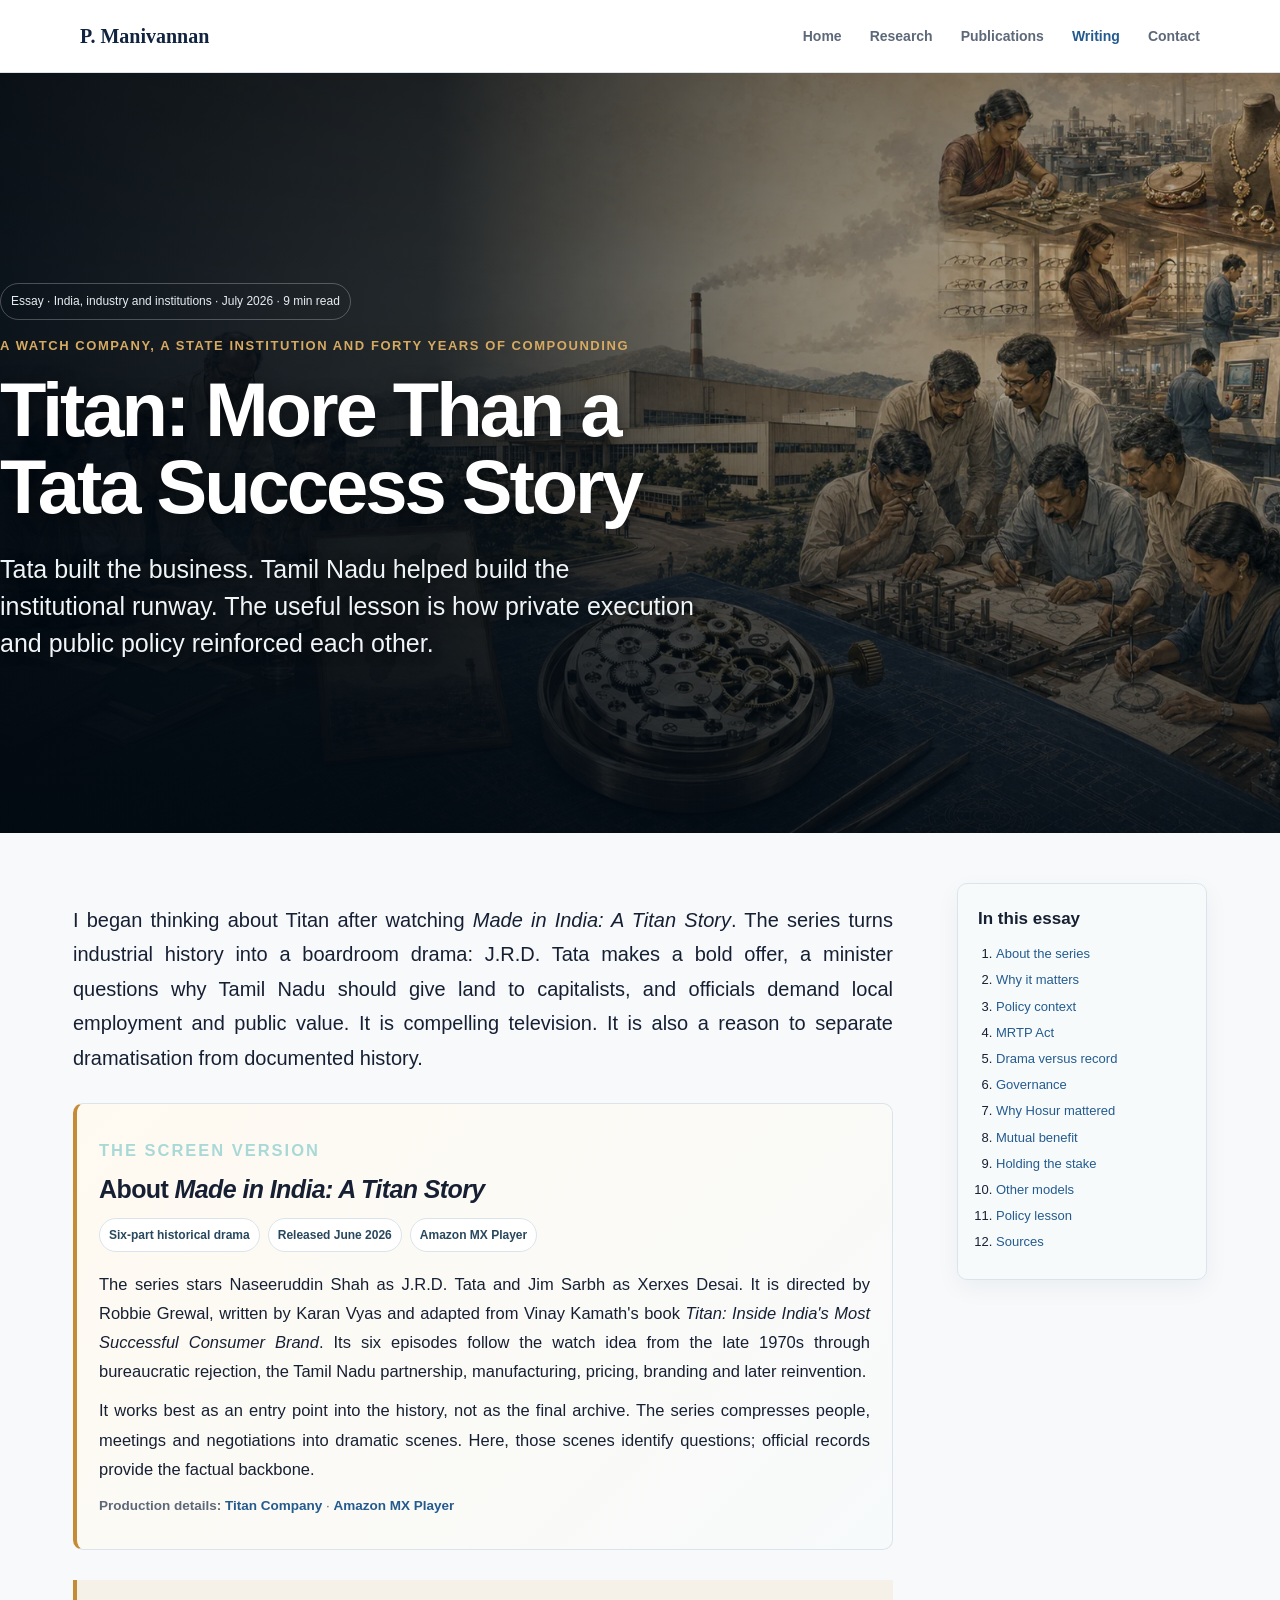
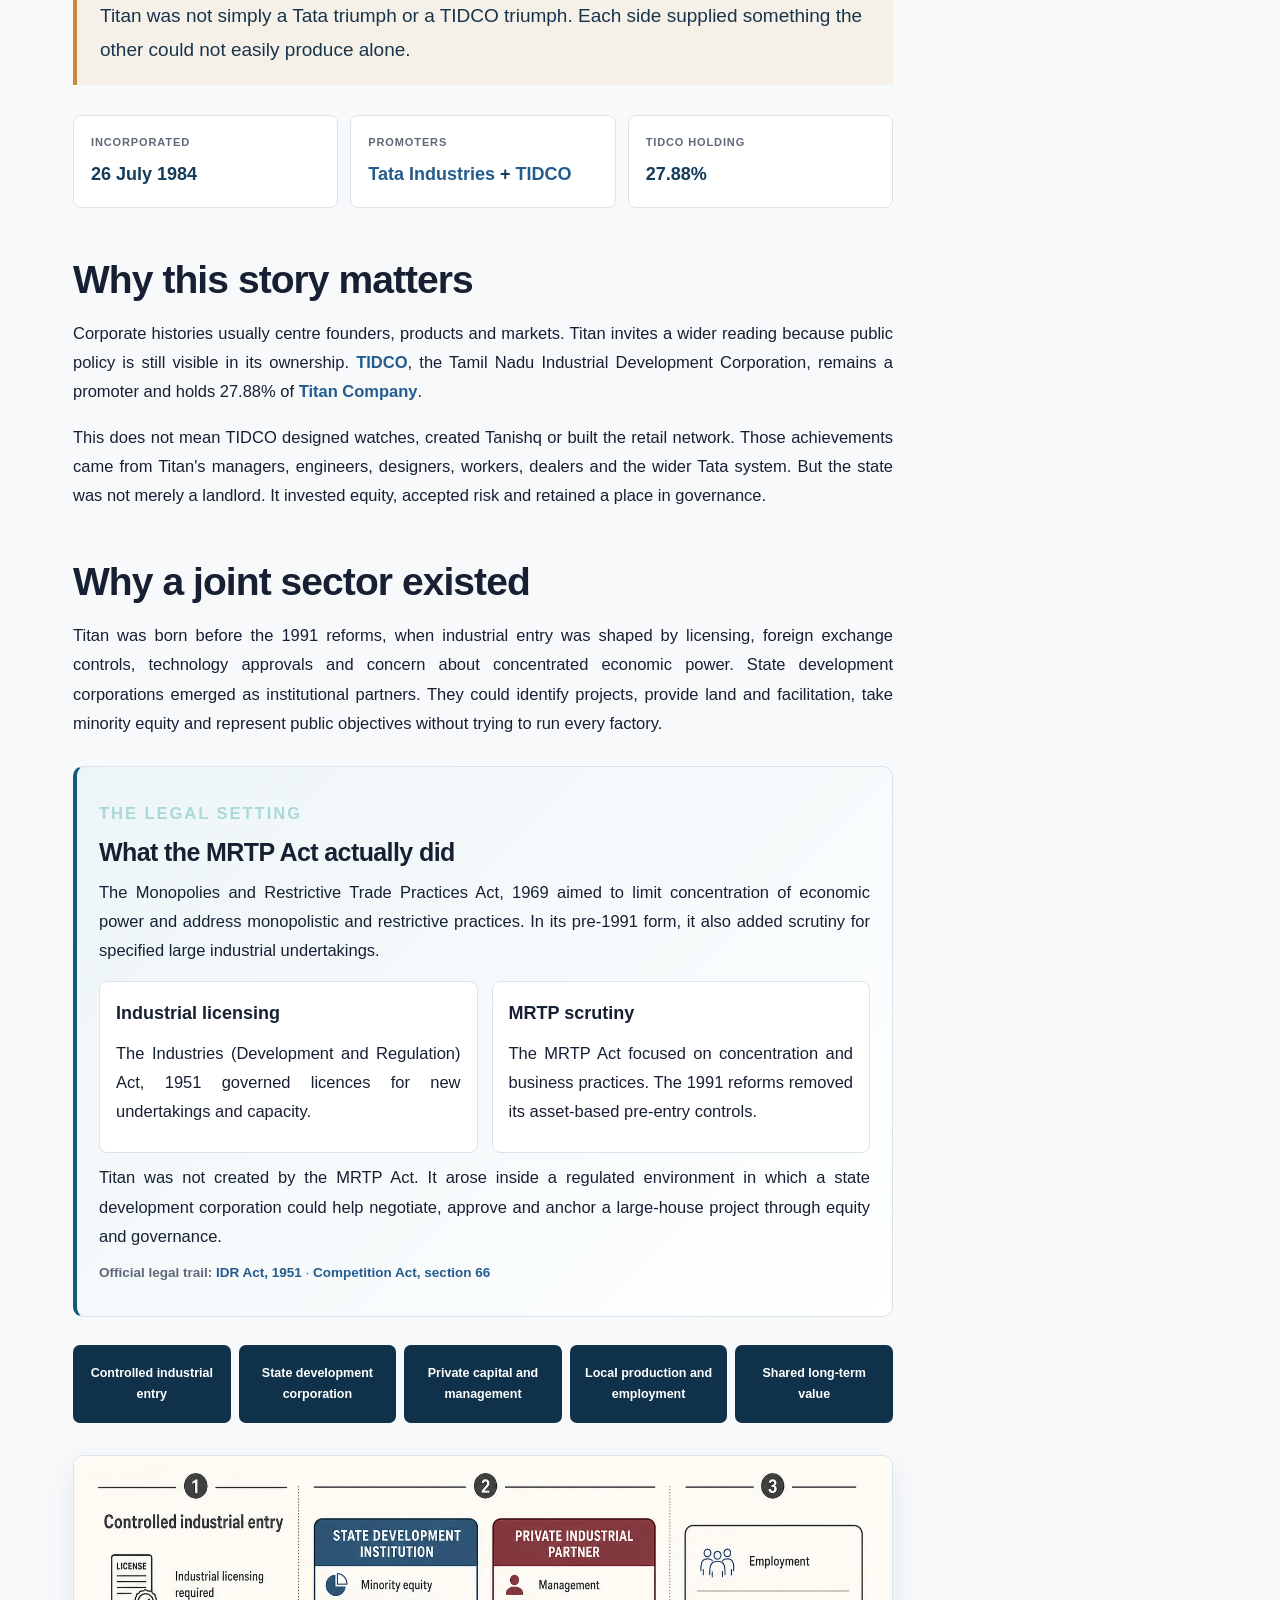
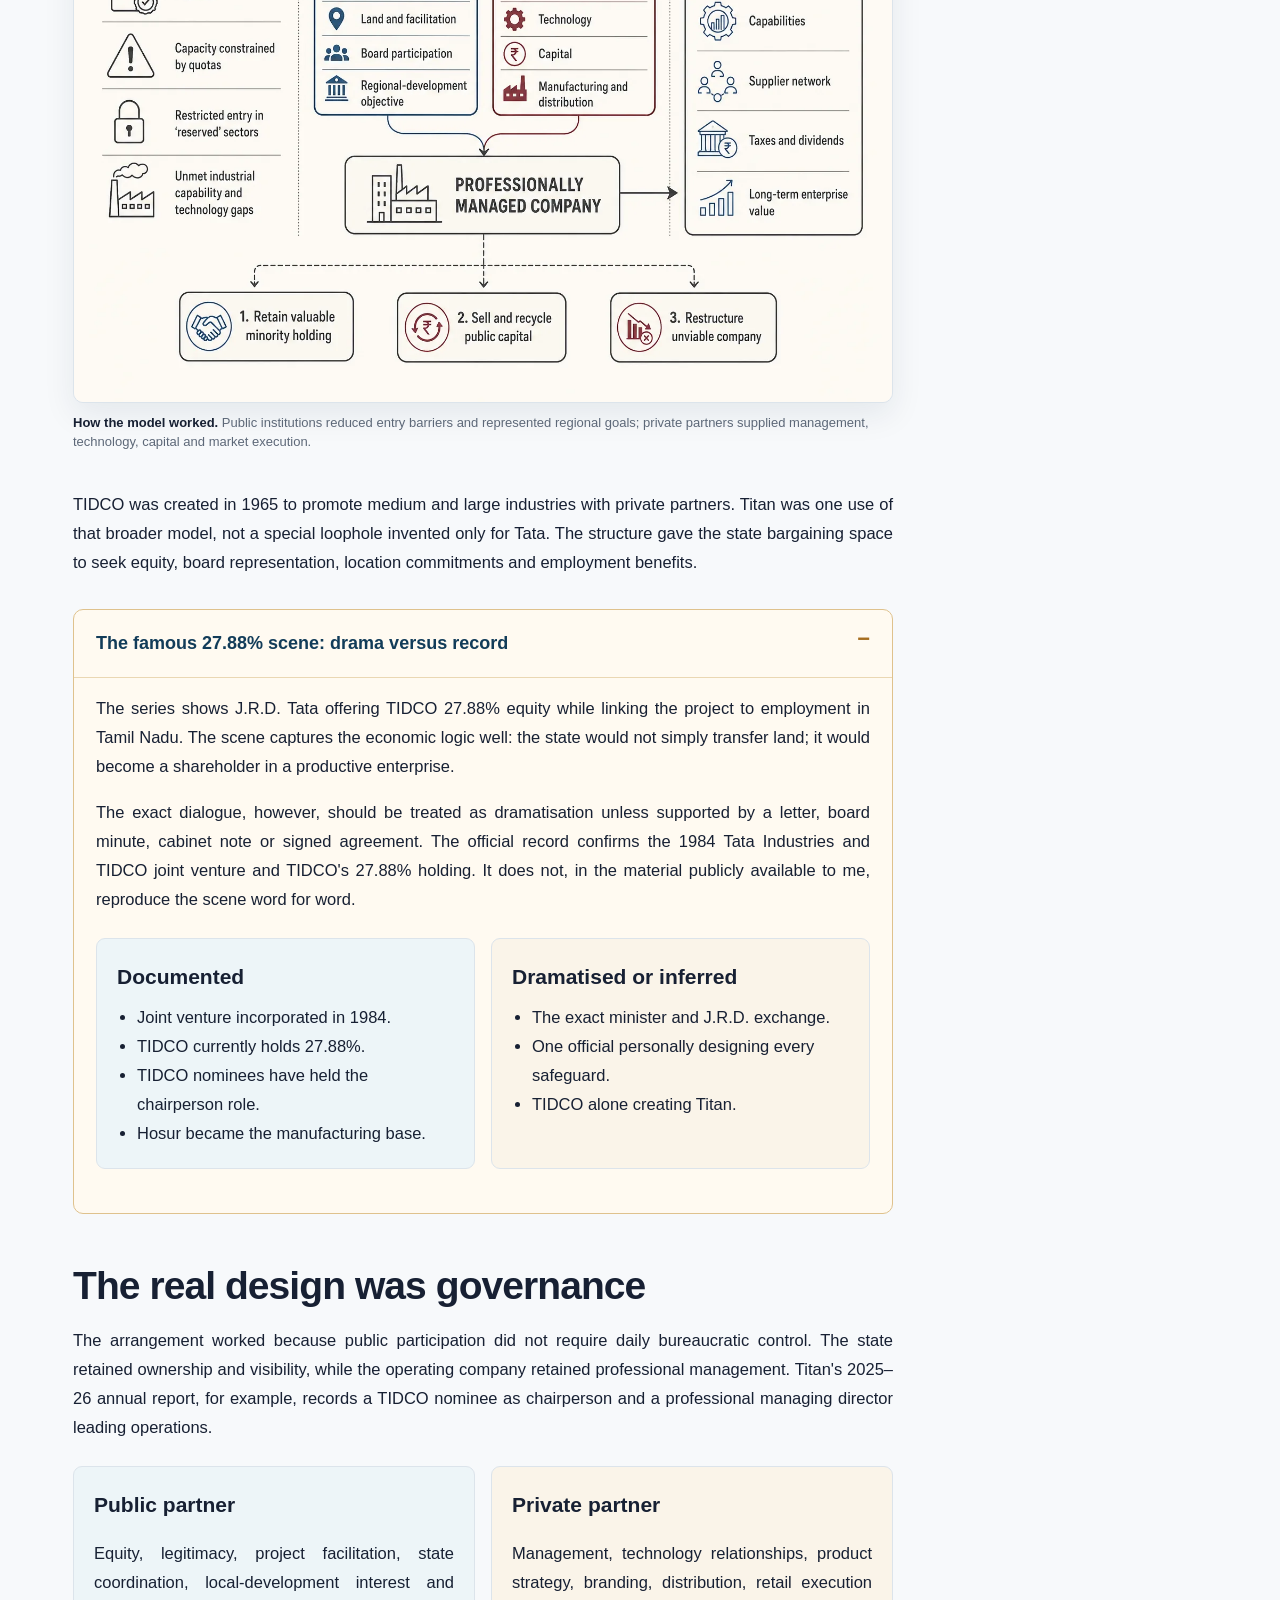
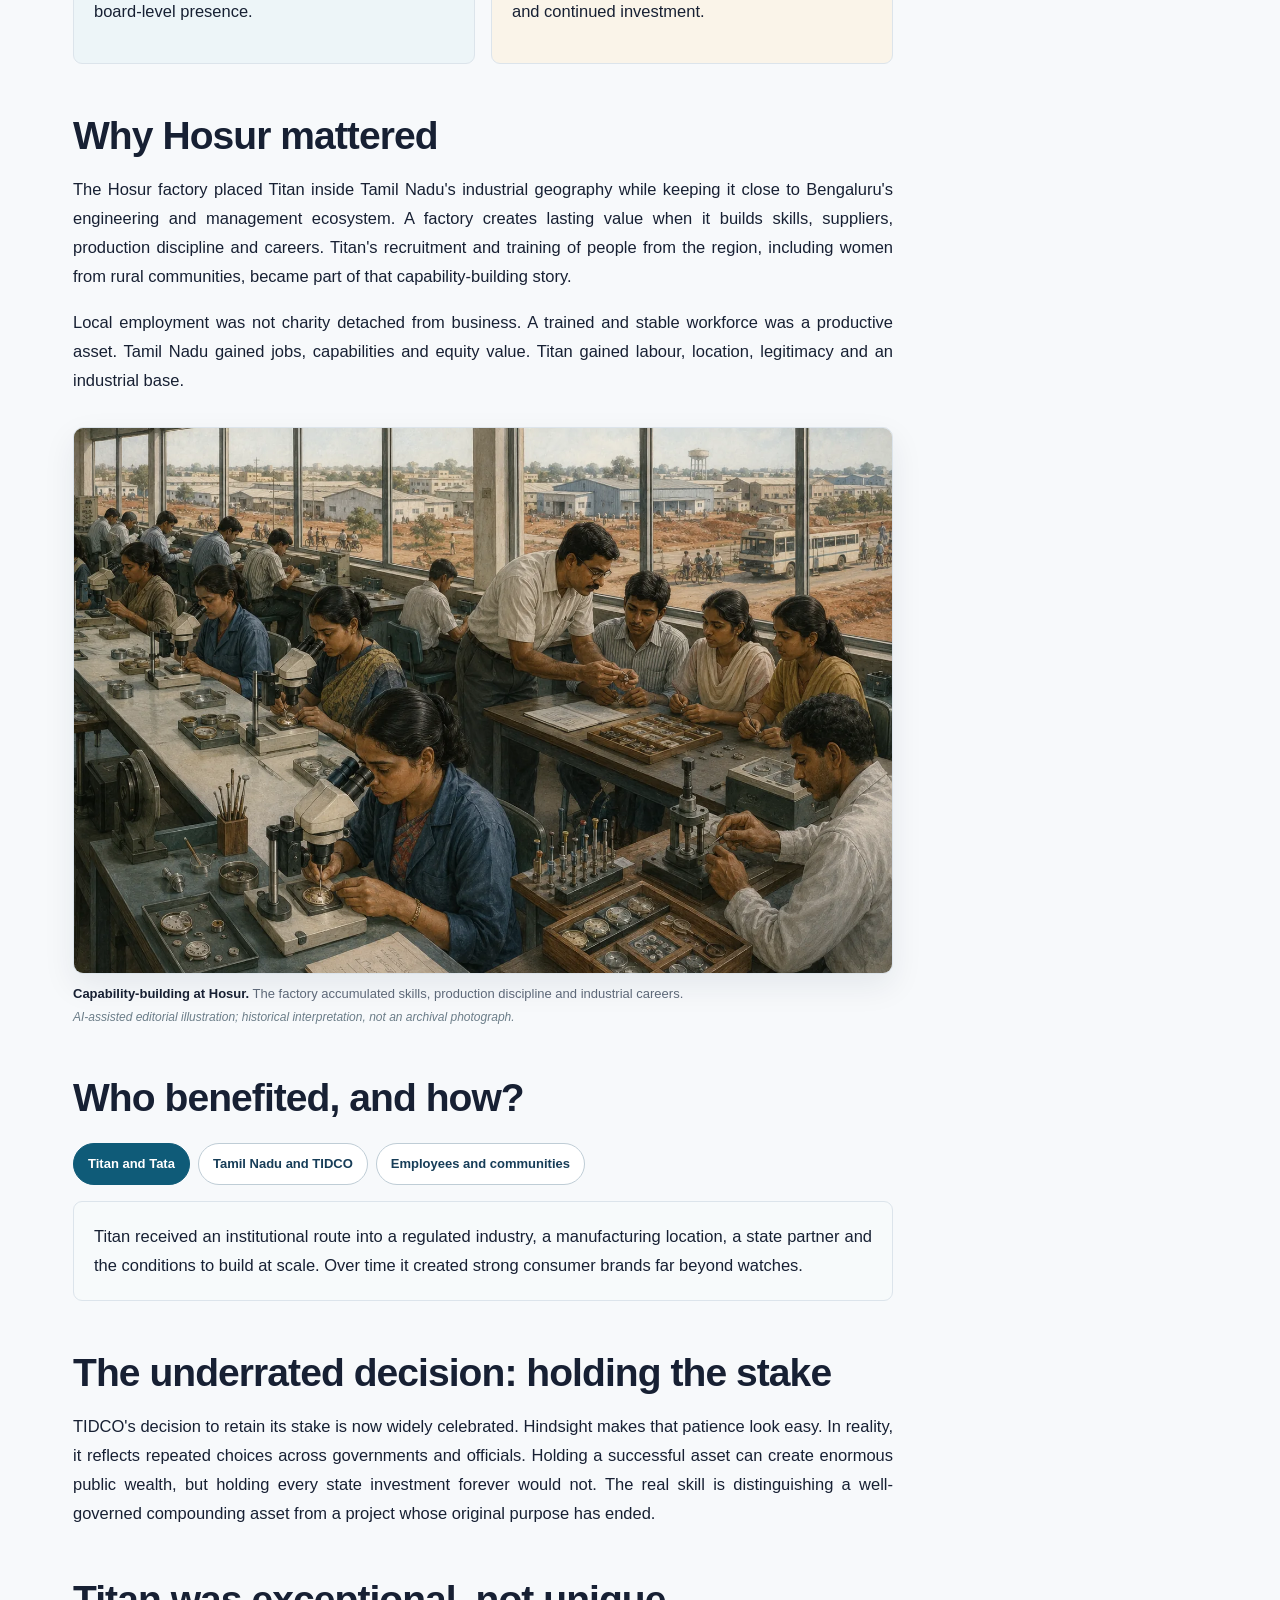
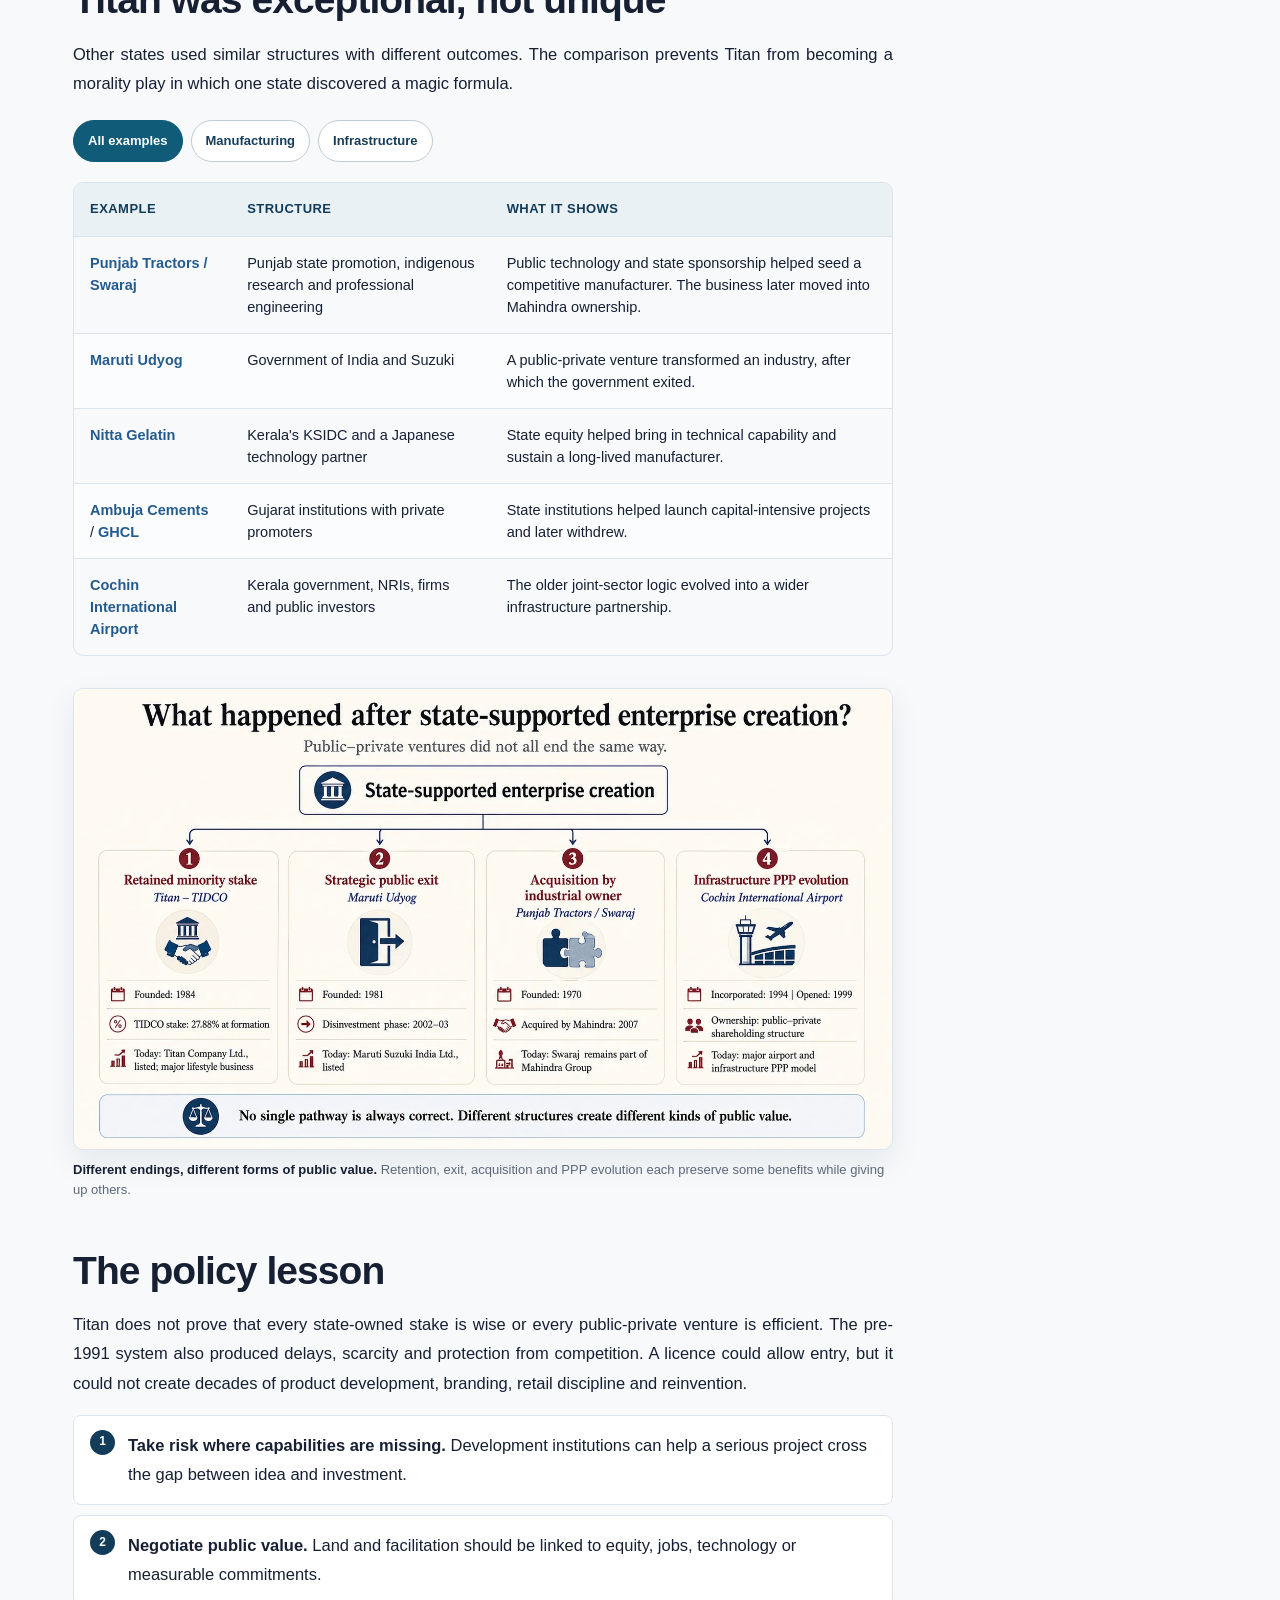
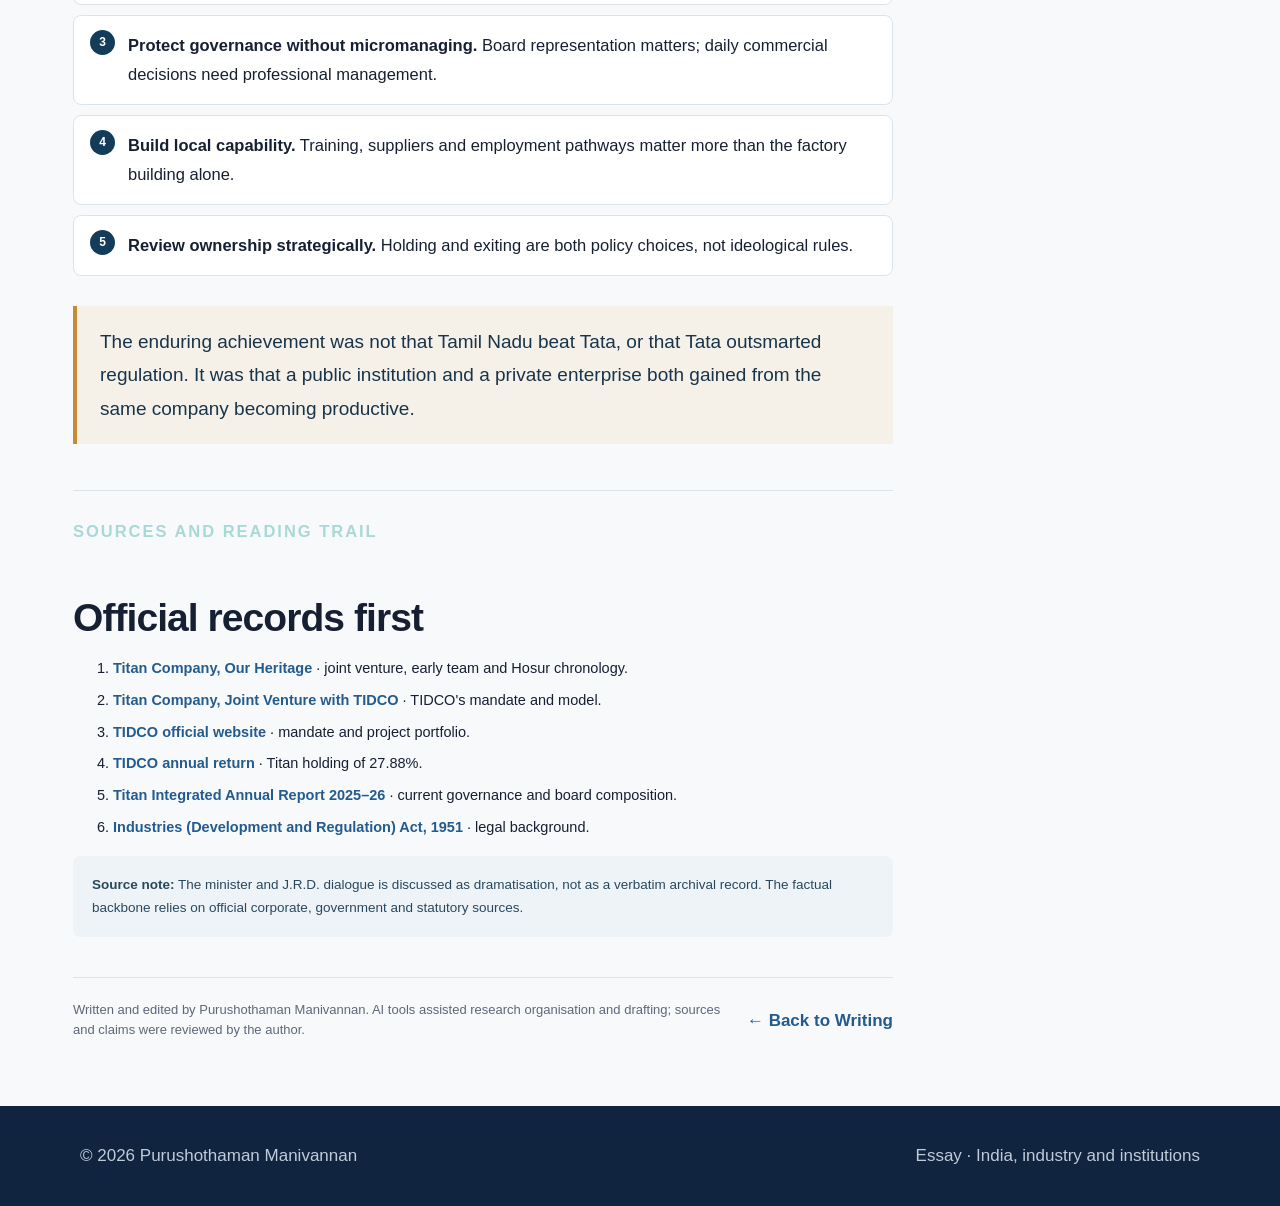
<file: titan-story.html>
<!doctype html>
<html lang="en">
<head>
  <meta charset="utf-8">
  <meta name="viewport" content="width=device-width,initial-scale=1">
  <title>Titan: More Than a Tata Success Story</title>
  <meta name="description" content="How public investment and private execution helped build Titan.">
  <meta name="robots" content="noindex,follow">

  <meta property="og:type" content="article">
  <meta property="og:title" content="Titan: More Than a Tata Success Story">
  <meta property="og:description" content="How Tata, TIDCO and Hosur helped build industrial capability.">
  <meta property="og:url" content="https://purushothaman-98.github.io/titan-story.html">
  <meta property="og:image" content="https://purushothaman-98.github.io/titan-social-card-20260803.jpg">
  <meta property="og:image:secure_url" content="https://purushothaman-98.github.io/titan-social-card-20260803.jpg">
  <meta property="og:image:type" content="image/jpeg">
  <meta property="og:image:width" content="1200">
  <meta property="og:image:height" content="630">
  <meta property="og:image:alt" content="Titan, TIDCO and Tamil Nadu's public-private industrial model">

  <meta name="twitter:card" content="summary_large_image">
  <meta name="twitter:title" content="Titan: More Than a Tata Success Story">
  <meta name="twitter:description" content="How Tata, TIDCO and Hosur helped build industrial capability.">
  <meta name="twitter:image" content="https://purushothaman-98.github.io/titan-social-card-20260803.jpg">
  <meta name="twitter:image:alt" content="Titan, TIDCO and Tamil Nadu's public-private industrial model">

  <meta http-equiv="refresh" content="0;url=https://purushothaman-98.github.io/titan.html">
  <script>window.location.replace('https://purushothaman-98.github.io/titan.html');</script>
</head>
<body>
  <p><a href="https://purushothaman-98.github.io/titan.html">Continue to the Titan article</a></p>
</body>
</html>
</file>
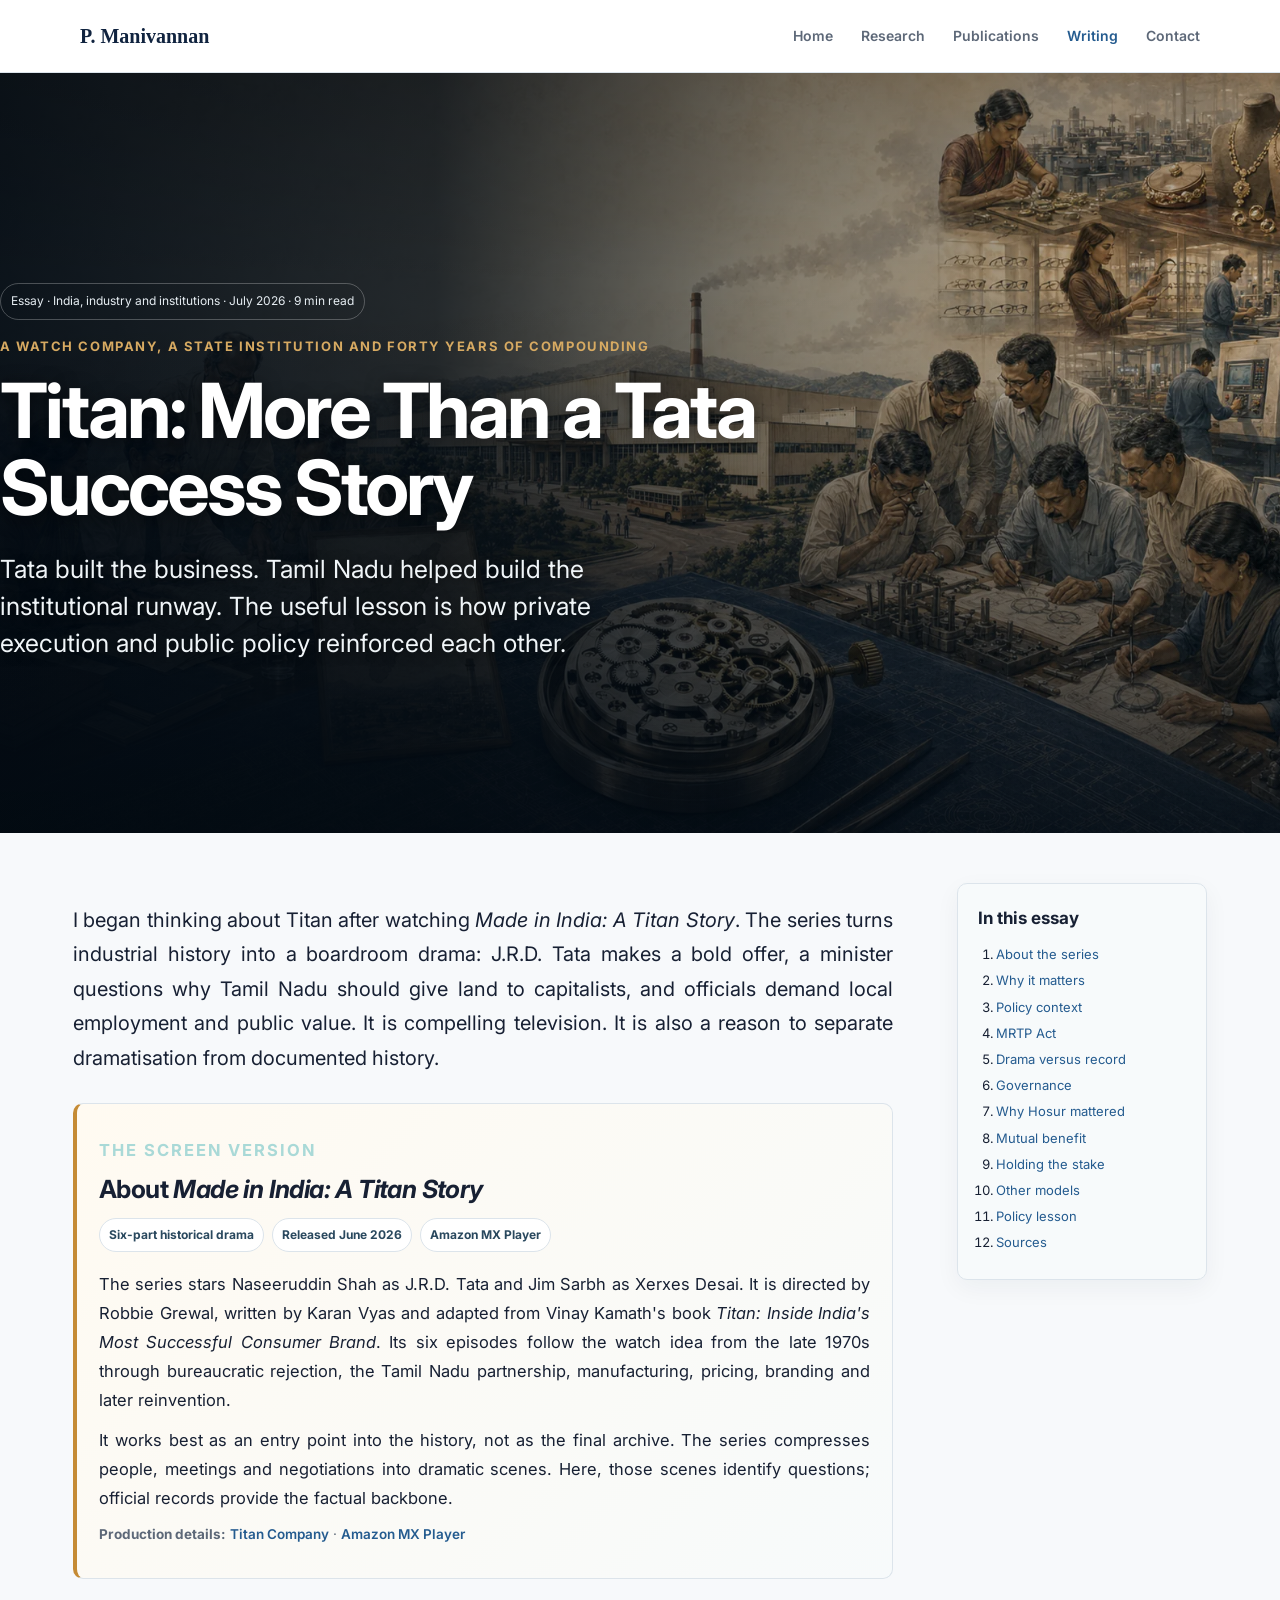
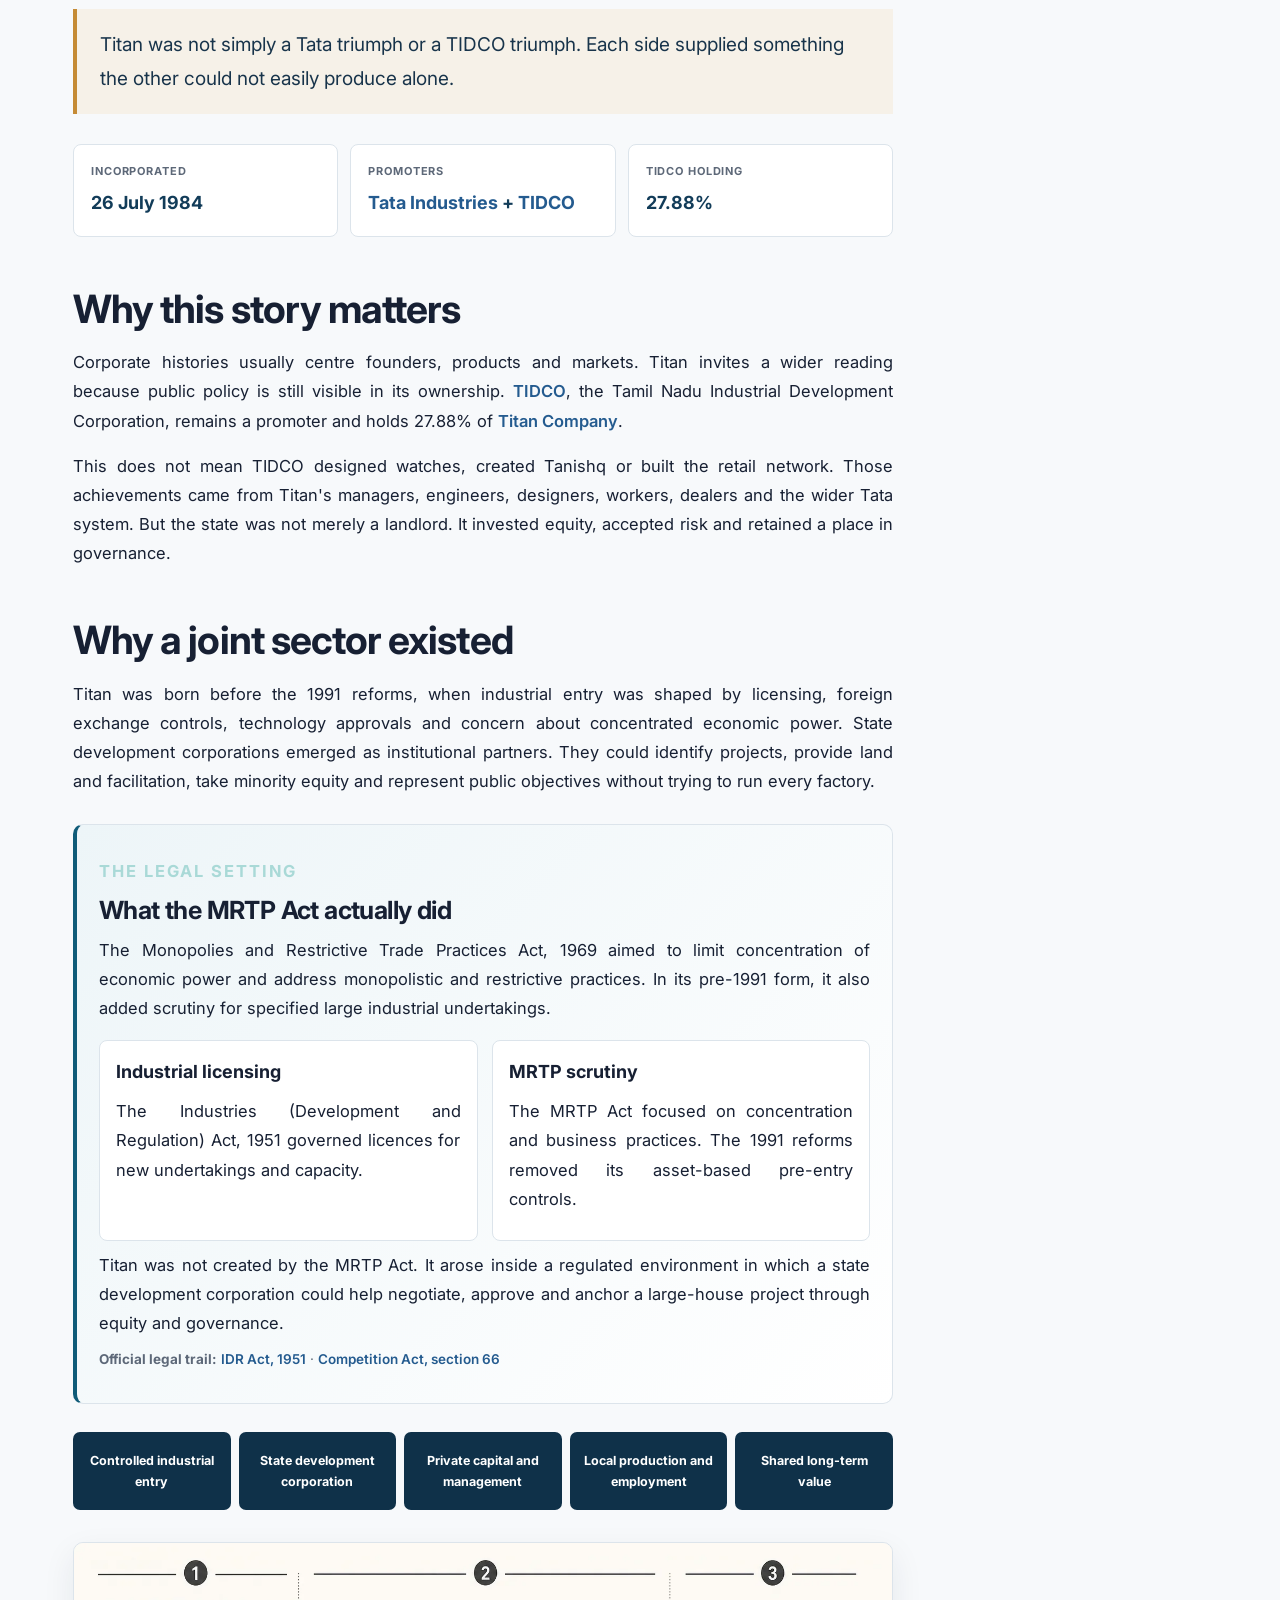
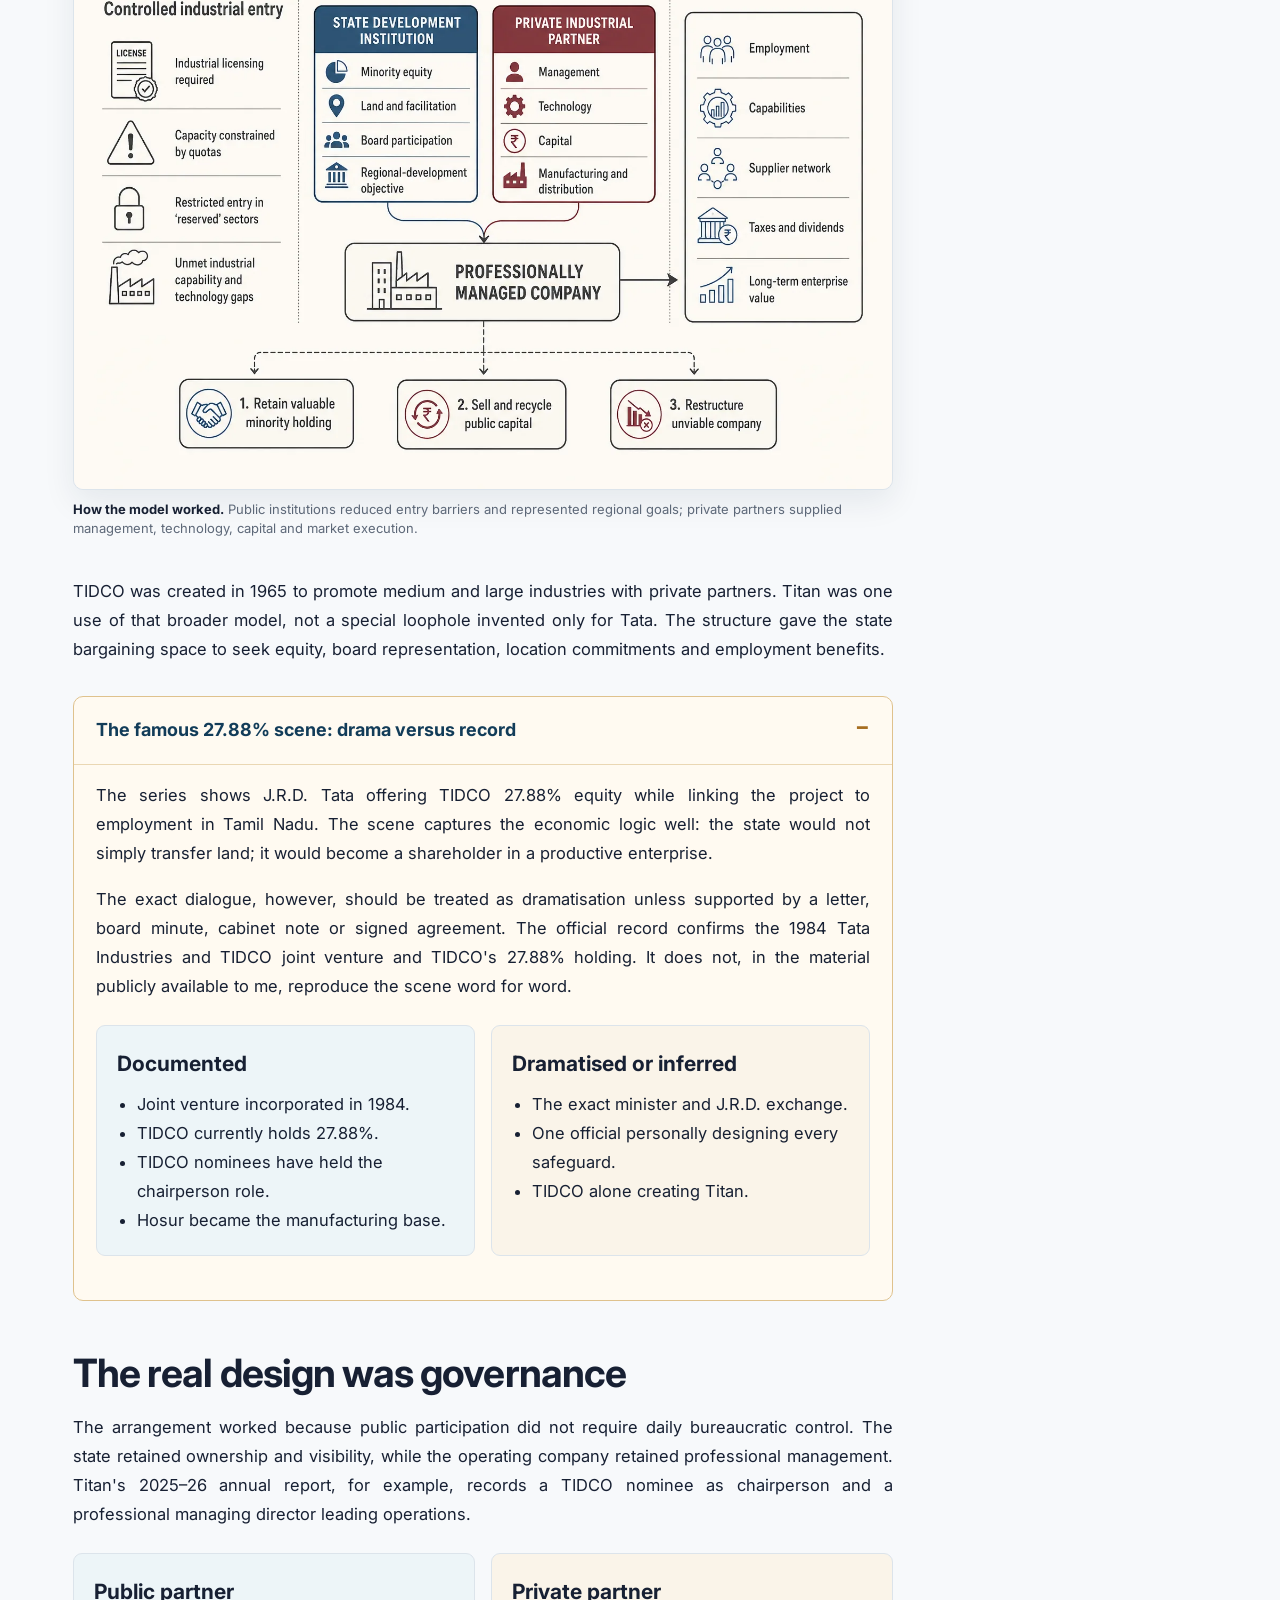
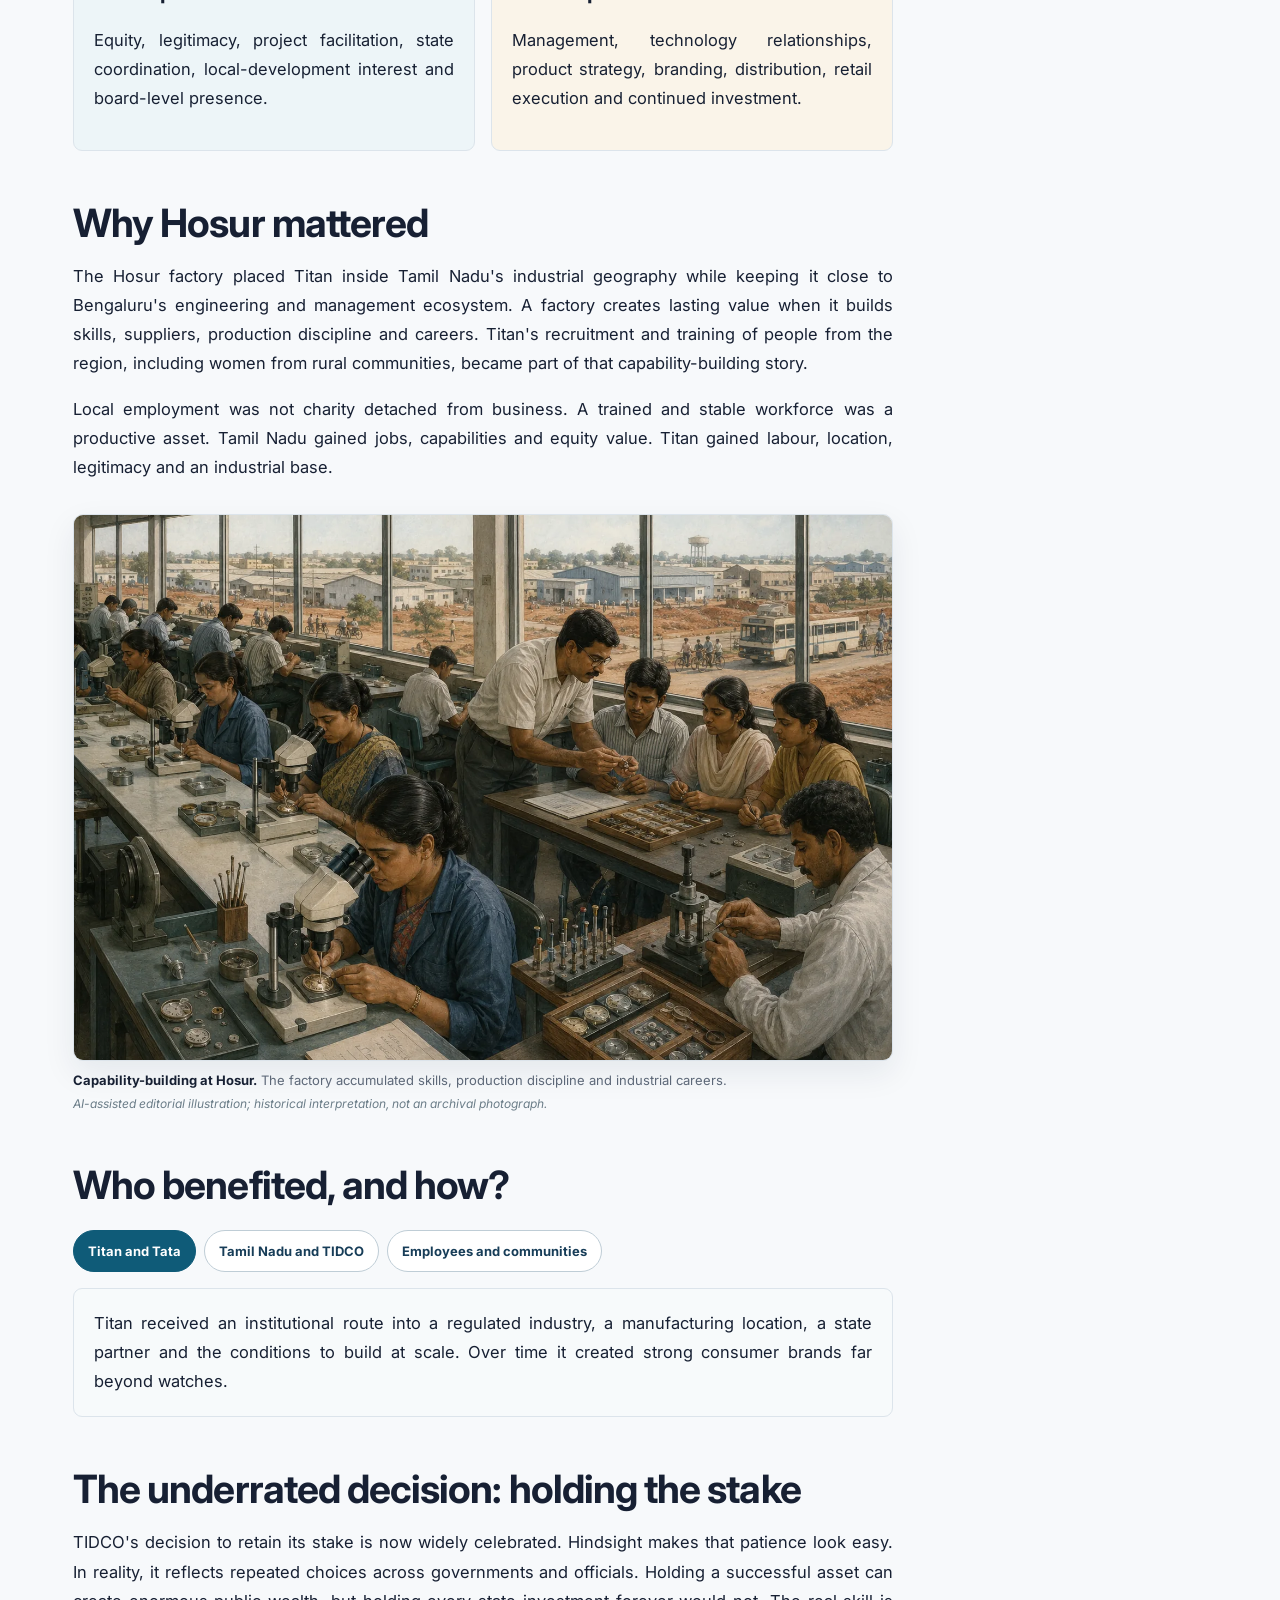
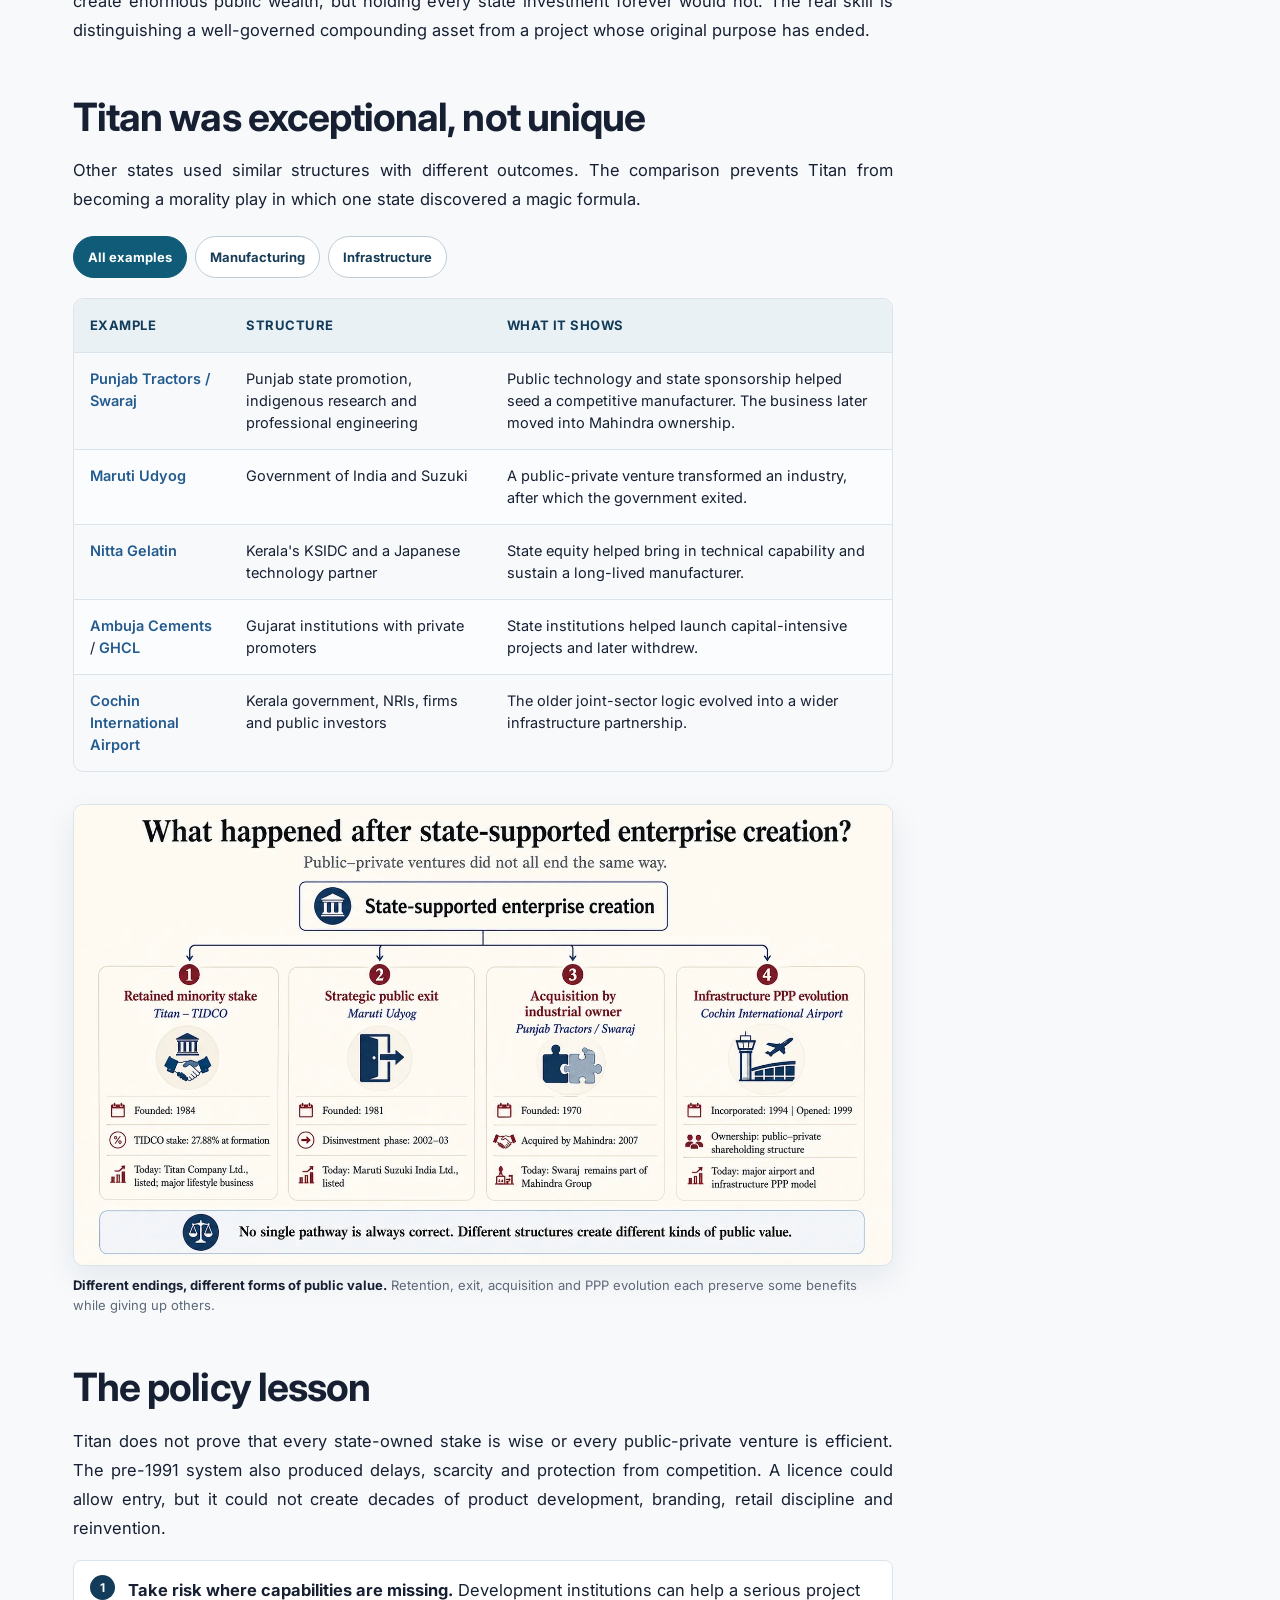
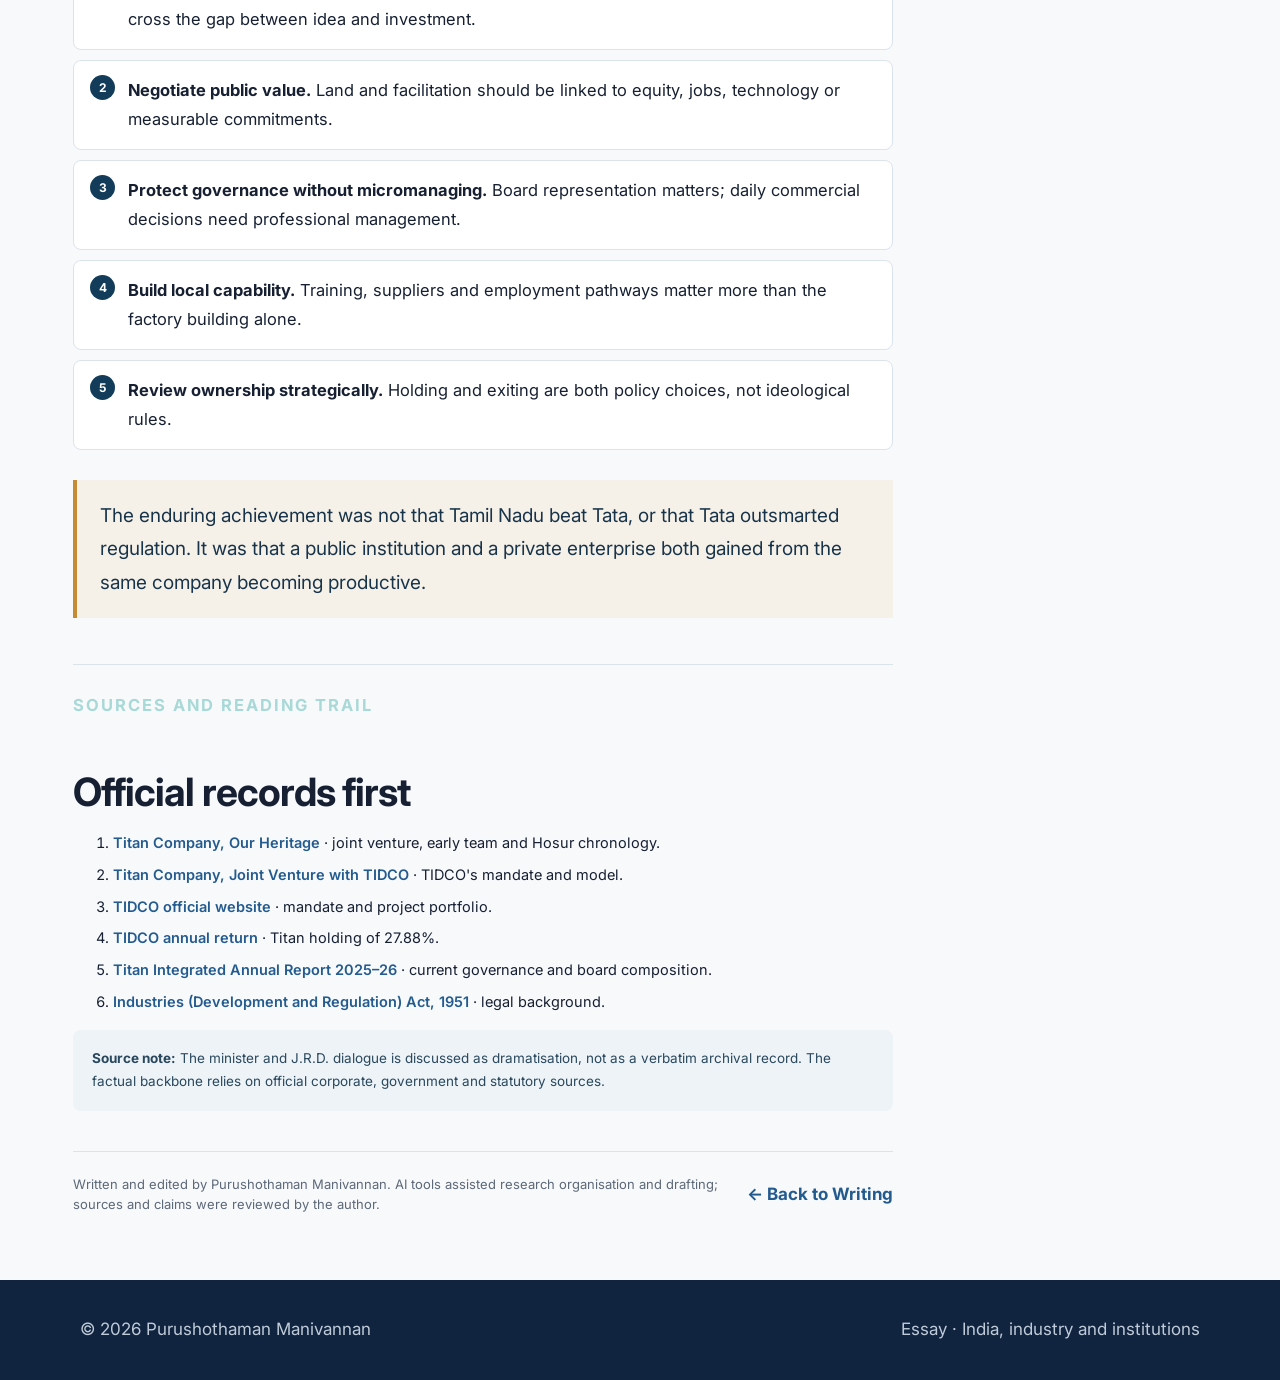
<file: titan.html>
<!doctype html>
<html lang="en">
<head>
  <meta charset="utf-8">
  <meta name="viewport" content="width=device-width,initial-scale=1">
  <title>Titan: More Than a Tata Success Story | Purushothaman Manivannan</title>
  <meta name="description" content="A concise, source-led essay on how Tata Industries, TIDCO, industrial policy, local employment and long-term public equity helped create Titan.">
  <link rel="canonical" href="https://purushothaman-98.github.io/titan.html">
  <meta property="og:type" content="article">
  <meta property="og:title" content="Titan: More Than a Tata Success Story">
  <meta property="og:description" content="How private execution and Tamil Nadu's joint-sector policy reinforced each other, and what the story does and does not prove.">
  <meta property="og:image" content="https://purushothaman-98.github.io/titan-social-card-20260803.jpg">
  <meta property="og:image:secure_url" content="https://purushothaman-98.github.io/titan-social-card-20260803.jpg">
  <meta property="og:image:type" content="image/jpeg">
  <meta property="og:image:width" content="1200">
  <meta property="og:image:height" content="630">
  <meta property="og:image:alt" content="Titan, TIDCO and Tamil Nadu's public-private industrial model">
  <meta property="og:url" content="https://purushothaman-98.github.io/titan.html">
  <meta name="twitter:card" content="summary_large_image">
  <meta name="twitter:title" content="Titan: More Than a Tata Success Story">
  <meta name="twitter:description" content="How public investment and private execution helped build Titan.">
  <meta name="twitter:image" content="https://purushothaman-98.github.io/titan-social-card-20260803.jpg">
  <meta name="twitter:image:alt" content="Titan, TIDCO and Tamil Nadu's public-private industrial model">
  <link rel="preconnect" href="https://fonts.googleapis.com">
  <link rel="preconnect" href="https://fonts.gstatic.com" crossorigin>
  <link href="https://fonts.googleapis.com/css2?family=Inter:wght@400;600;700&display=swap" rel="stylesheet">
  <link rel="stylesheet" href="style.css">
  <link rel="stylesheet" href="refinements.css">
  <link rel="stylesheet" href="titan.css">
</head>
<body>
<div class="reading-progress" aria-hidden="true"><span id="reading-progress-bar"></span></div>
<header class="site-header"><div class="wrap nav-wrap"><a class="brand" href="index.html">P. Manivannan</a><button class="menu-button" aria-label="Open navigation" aria-expanded="false">☰</button><nav class="nav-links"><a href="index.html">Home</a><a href="research.html">Research</a><a href="publications.html">Publications</a><a class="active" href="trends.html">Writing</a><a href="contact.html">Contact</a></nav></div></header>

<main>
  <section class="titan-hero">
    <div class="wrap hero-inner">
      <span class="article-label">Essay · India, industry and institutions · July 2026 · 9 min read</span>
      <p class="eyebrow">A watch company, a state institution and forty years of compounding</p>
      <h1>Titan: More Than a Tata Success Story</h1>
      <p class="deck">Tata built the business. Tamil Nadu helped build the institutional runway. The useful lesson is how private execution and public policy reinforced each other.</p>
    </div>
  </section>

  <div class="wrap article-shell">
    <article class="article-body">
      <p class="standfirst">I began thinking about Titan after watching <em>Made in India: A Titan Story</em>. The series turns industrial history into a boardroom drama: J.R.D. Tata makes a bold offer, a minister questions why Tamil Nadu should give land to capitalists, and officials demand local employment and public value. It is compelling television. It is also a reason to separate dramatisation from documented history.</p>

      <blockquote><p>Titan was not simply a Tata triumph or a TIDCO triumph. Each side supplied something the other could not easily produce alone.</p></blockquote>

      <div class="fact-strip">
        <div><span>Incorporated</span><strong>26 July 1984</strong></div>
        <div><span>Promoters</span><strong><a href="https://www.tata.com/business/tata-industries" target="_blank" rel="noopener">Tata Industries</a> + <a href="https://tidco.com/" target="_blank" rel="noopener">TIDCO</a></strong></div>
        <div><span>TIDCO holding</span><strong>27.88%</strong></div>
      </div>

      <h2 id="why-this-story-matters">Why this story matters</h2>
      <p>Corporate histories usually centre founders, products and markets. Titan invites a wider reading because public policy is still visible in its ownership. <a href="https://tidco.com/" target="_blank" rel="noopener">TIDCO</a>, the Tamil Nadu Industrial Development Corporation, remains a promoter and holds 27.88% of <a href="https://www.titancompany.in/" target="_blank" rel="noopener">Titan Company</a>.</p>
      <p>This does not mean TIDCO designed watches, created Tanishq or built the retail network. Those achievements came from Titan's managers, engineers, designers, workers, dealers and the wider Tata system. But the state was not merely a landlord. It invested equity, accepted risk and retained a place in governance.</p>

      <h2 id="policy-context">Why a joint sector existed</h2>
      <p>Titan was born before the 1991 reforms, when industrial entry was shaped by licensing, foreign exchange controls, technology approvals and concern about concentrated economic power. State development corporations emerged as institutional partners. They could identify projects, provide land and facilitation, take minority equity and represent public objectives without trying to run every factory.</p>

      <div class="policy-chain" aria-label="Joint-sector policy chain">
        <span>Controlled industrial entry</span>
        <span>State development corporation</span>
        <span>Private capital and management</span>
        <span>Local production and employment</span>
        <span>Shared long-term value</span>
      </div>

      <p>TIDCO was created in 1965 to promote medium and large industries with private partners. Titan was one use of that broader model, not a special loophole invented only for Tata. The structure gave the state bargaining space to seek equity, board representation, location commitments and employment benefits.</p>

      <details class="interactive-note" id="the-dramatic-offer" open>
        <summary>The famous 27.88% scene: drama versus record</summary>
        <div>
          <p>The series shows J.R.D. Tata offering TIDCO 27.88% equity while linking the project to employment in Tamil Nadu. The scene captures the economic logic well: the state would not simply transfer land; it would become a shareholder in a productive enterprise.</p>
          <p>The exact dialogue, however, should be treated as dramatisation unless supported by a letter, board minute, cabinet note or signed agreement. The official record confirms the 1984 Tata Industries and TIDCO joint venture and TIDCO's 27.88% holding. It does not, in the material publicly available to me, reproduce the scene word for word.</p>
          <div class="record-grid">
            <section><h3>Documented</h3><ul><li>Joint venture incorporated in 1984.</li><li>TIDCO currently holds 27.88%.</li><li>TIDCO nominees have held the chairperson role.</li><li>Hosur became the manufacturing base.</li></ul></section>
            <section><h3>Dramatised or inferred</h3><ul><li>The exact minister and J.R.D. exchange.</li><li>One official personally designing every safeguard.</li><li>TIDCO alone creating Titan.</li></ul></section>
          </div>
        </div>
      </details>

      <h2 id="governance">The real design was governance</h2>
      <p>The arrangement worked because public participation did not require daily bureaucratic control. The state retained ownership and visibility, while the operating company retained professional management. Titan's 2025–26 annual report, for example, records a TIDCO nominee as chairperson and a professional managing director leading operations.</p>

      <div class="balance-grid">
        <article><h3>Public partner</h3><p>Equity, legitimacy, project facilitation, state coordination, local-development interest and board-level presence.</p></article>
        <article><h3>Private partner</h3><p>Management, technology relationships, product strategy, branding, distribution, retail execution and continued investment.</p></article>
      </div>

      <h2 id="hosur">Why Hosur mattered</h2>
      <p>The Hosur factory placed Titan inside Tamil Nadu's industrial geography while keeping it close to Bengaluru's engineering and management ecosystem. A factory creates lasting value when it builds skills, suppliers, production discipline and careers. Titan's recruitment and training of people from the region, including women from rural communities, became part of that capability-building story.</p>
      <p>Local employment was not charity detached from business. A trained and stable workforce was a productive asset. Tamil Nadu gained jobs, capabilities and equity value. Titan gained labour, location, legitimacy and an industrial base.</p>

      <h2 id="mutual-benefit">Who benefited, and how?</h2>
      <div class="benefit-tabs" role="tablist" aria-label="Select beneficiary">
        <button class="benefit-tab active" data-panel="benefit-tata" aria-selected="true">Titan and Tata</button>
        <button class="benefit-tab" data-panel="benefit-tn" aria-selected="false">Tamil Nadu and TIDCO</button>
        <button class="benefit-tab" data-panel="benefit-workers" aria-selected="false">Employees and communities</button>
      </div>
      <div class="benefit-panel active" id="benefit-tata"><p>Titan received an institutional route into a regulated industry, a manufacturing location, a state partner and the conditions to build at scale. Over time it created strong consumer brands far beyond watches.</p></div>
      <div class="benefit-panel" id="benefit-tn"><p>Tamil Nadu gained industrial activity, employment and a continuing ownership position. The public return includes not only the value of TIDCO's stake, but also wages, suppliers, taxes, skills and the signalling effect of a globally recognised company manufacturing from the state.</p></div>
      <div class="benefit-panel" id="benefit-workers"><p>Employees gained organised industrial work, training and mobility. The gains were not perfectly distributed, and one company cannot solve rural inequality, but the project shows how employment policy and equity policy can reinforce each other.</p></div>

      <h2 id="holding-the-stake">The underrated decision: holding the stake</h2>
      <p>TIDCO's decision to retain its stake is now widely celebrated. Hindsight makes that patience look easy. In reality, it reflects repeated choices across governments and officials. Holding a successful asset can create enormous public wealth, but holding every state investment forever would not. The real skill is distinguishing a well-governed compounding asset from a project whose original purpose has ended.</p>

      <h2 id="other-states">Titan was exceptional, not unique</h2>
      <p>Other states used similar structures with different outcomes. The comparison prevents Titan from becoming a morality play in which one state discovered a magic formula.</p>

      <div class="company-filter" aria-label="Filter comparison table">
        <button class="filter-btn active" data-filter="all">All examples</button>
        <button class="filter-btn" data-filter="manufacturing">Manufacturing</button>
        <button class="filter-btn" data-filter="infrastructure">Infrastructure</button>
      </div>

      <div class="comparisons">
        <table>
          <thead><tr><th>Example</th><th>Structure</th><th>What it shows</th></tr></thead>
          <tbody>
            <tr data-type="manufacturing"><td><a href="https://www.mahindraswaraj.com/" target="_blank" rel="noopener">Punjab Tractors / Swaraj</a></td><td>Punjab state promotion, indigenous research and professional engineering</td><td>Public technology and state sponsorship helped seed a competitive manufacturer. The business later moved into Mahindra ownership.</td></tr>
            <tr data-type="manufacturing"><td><a href="https://www.marutisuzuki.com/corporate/investors/details-of-the-business" target="_blank" rel="noopener">Maruti Udyog</a></td><td>Government of India and Suzuki</td><td>A public-private venture transformed an industry, after which the government exited.</td></tr>
            <tr data-type="manufacturing"><td><a href="https://www.nittagelatin.co.in/" target="_blank" rel="noopener">Nitta Gelatin</a></td><td>Kerala's KSIDC and a Japanese technology partner</td><td>State equity helped bring in technical capability and sustain a long-lived manufacturer.</td></tr>
            <tr data-type="manufacturing"><td><a href="https://www.ambujacement.com/" target="_blank" rel="noopener">Ambuja Cements</a> / <a href="https://www.ghcl.co.in/" target="_blank" rel="noopener">GHCL</a></td><td>Gujarat institutions with private promoters</td><td>State institutions helped launch capital-intensive projects and later withdrew.</td></tr>
            <tr data-type="infrastructure"><td><a href="https://www.cial.aero/" target="_blank" rel="noopener">Cochin International Airport</a></td><td>Kerala government, NRIs, firms and public investors</td><td>The older joint-sector logic evolved into a wider infrastructure partnership.</td></tr>
          </tbody>
        </table>
      </div>

      <h2 id="policy-lesson">The policy lesson</h2>
      <p>Titan does not prove that every state-owned stake is wise or every public-private venture is efficient. The pre-1991 system also produced delays, scarcity and protection from competition. A licence could allow entry, but it could not create decades of product development, branding, retail discipline and reinvention.</p>
      <ol class="lesson-list">
        <li><strong>Take risk where capabilities are missing.</strong> Development institutions can help a serious project cross the gap between idea and investment.</li>
        <li><strong>Negotiate public value.</strong> Land and facilitation should be linked to equity, jobs, technology or measurable commitments.</li>
        <li><strong>Protect governance without micromanaging.</strong> Board representation matters; daily commercial decisions need professional management.</li>
        <li><strong>Build local capability.</strong> Training, suppliers and employment pathways matter more than the factory building alone.</li>
        <li><strong>Review ownership strategically.</strong> Holding and exiting are both policy choices, not ideological rules.</li>
      </ol>

      <blockquote><p>The enduring achievement was not that Tamil Nadu beat Tata, or that Tata outsmarted regulation. It was that a public institution and a private enterprise both gained from the same company becoming productive.</p></blockquote>

      <section class="source-list-essay" id="sources">
        <p class="eyebrow">Sources and reading trail</p>
        <h2>Official records first</h2>
        <ol>
          <li><a href="https://www.titancompany.in/our-heritage" target="_blank" rel="noopener">Titan Company, Our Heritage</a> · joint venture, early team and Hosur chronology.</li>
          <li><a href="https://www.titancompany.in/about-us/TIDCO" target="_blank" rel="noopener">Titan Company, Joint Venture with TIDCO</a> · TIDCO's mandate and model.</li>
          <li><a href="https://tidco.com/" target="_blank" rel="noopener">TIDCO official website</a> · mandate and project portfolio.</li>
          <li><a href="https://tidco.com/wp-content/uploads/2023/08/20230905124350.pdf" target="_blank" rel="noopener">TIDCO annual return</a> · Titan holding of 27.88%.</li>
          <li><a href="https://www.titancompany.in/sites/default/files/2026-07/Annual%20Report%20FY%202025-26.pdf" target="_blank" rel="noopener">Titan Integrated Annual Report 2025–26</a> · current governance and board composition.</li>
          <li><a href="https://www.indiacode.nic.in/handle/123456789/2118?view_type=browse" target="_blank" rel="noopener">Industries (Development and Regulation) Act, 1951</a> · legal background.</li>
        </ol>
        <p class="reading-note"><strong>Source note:</strong> The minister and J.R.D. dialogue is discussed as dramatisation, not as a verbatim archival record. The factual backbone relies on official corporate, government and statutory sources.</p>
      </section>

      <div class="share-line">
        <span>Written and edited by Purushothaman Manivannan. AI tools assisted research organisation and drafting; sources and claims were reviewed by the author.</span>
        <a href="trends.html">← Back to Writing</a>
      </div>
    </article>

    <aside class="article-aside">
      <div class="aside-card">
        <h2>In this essay</h2>
        <ol>
          <li><a href="#why-this-story-matters">Why it matters</a></li>
          <li><a href="#policy-context">Policy context</a></li>
          <li><a href="#the-dramatic-offer">Drama versus record</a></li>
          <li><a href="#governance">Governance</a></li>
          <li><a href="#hosur">Why Hosur mattered</a></li>
          <li><a href="#mutual-benefit">Mutual benefit</a></li>
          <li><a href="#holding-the-stake">Holding the stake</a></li>
          <li><a href="#other-states">Other models</a></li>
          <li><a href="#policy-lesson">Policy lesson</a></li>
          <li><a href="#sources">Sources</a></li>
        </ol>
      </div>
    </aside>
  </div>
</main>

<footer><div class="wrap"><span>© 2026 Purushothaman Manivannan</span><span>Essay · India, industry and institutions</span></div></footer>
<script src="script.js"></script>
<script>
  const progressBar = document.getElementById('reading-progress-bar');
  const updateProgress = () => {
    const scrollable = document.documentElement.scrollHeight - window.innerHeight;
    progressBar.style.width = `${scrollable > 0 ? (window.scrollY / scrollable) * 100 : 0}%`;
  };
  window.addEventListener('scroll', updateProgress, {passive:true});
  updateProgress();

  document.querySelectorAll('.benefit-tab').forEach(button => {
    button.addEventListener('click', () => {
      document.querySelectorAll('.benefit-tab').forEach(tab => { tab.classList.remove('active'); tab.setAttribute('aria-selected','false'); });
      document.querySelectorAll('.benefit-panel').forEach(panel => panel.classList.remove('active'));
      button.classList.add('active');
      button.setAttribute('aria-selected','true');
      document.getElementById(button.dataset.panel).classList.add('active');
    });
  });

  document.querySelectorAll('.filter-btn').forEach(button => {
    button.addEventListener('click', () => {
      document.querySelectorAll('.filter-btn').forEach(btn => btn.classList.remove('active'));
      button.classList.add('active');
      const filter = button.dataset.filter;
      document.querySelectorAll('.comparisons tbody tr').forEach(row => {
        row.hidden = filter !== 'all' && row.dataset.type !== filter;
      });
    });
  });
</script>
</body>
</html>
</file>
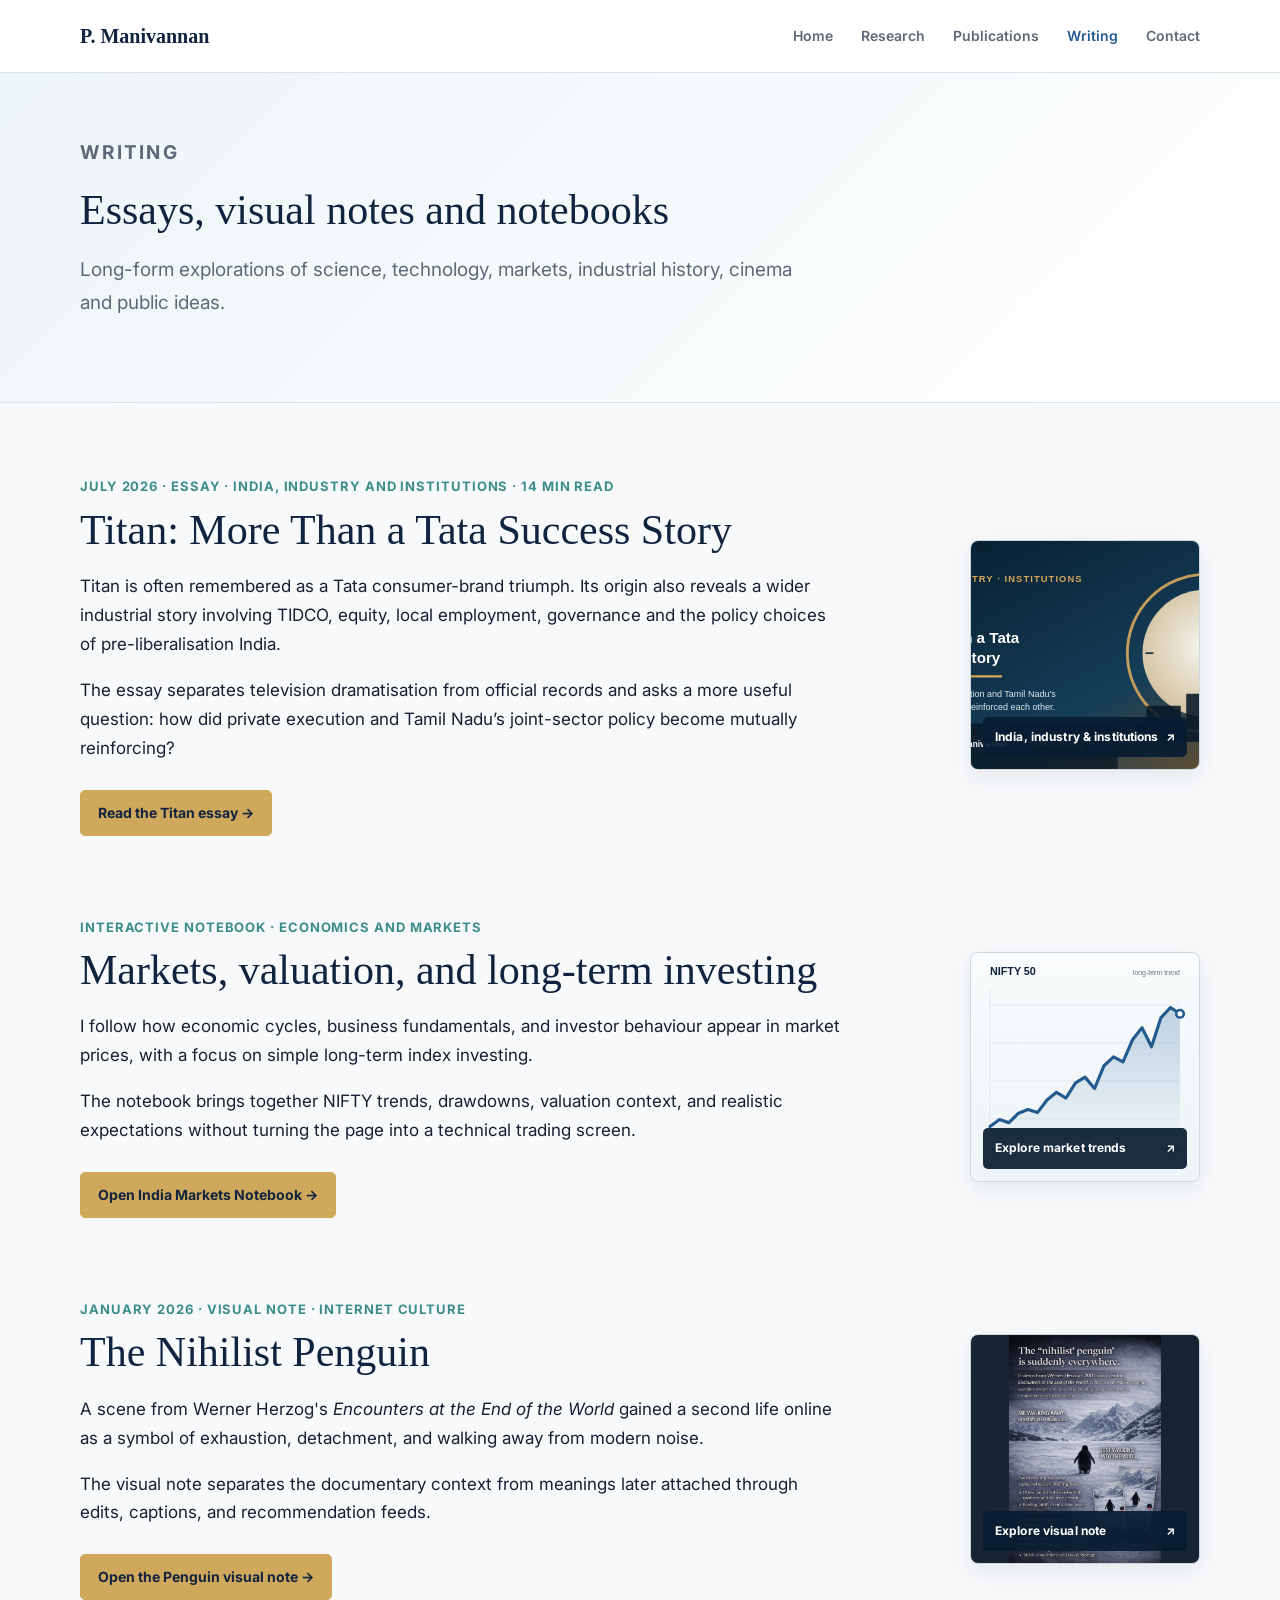
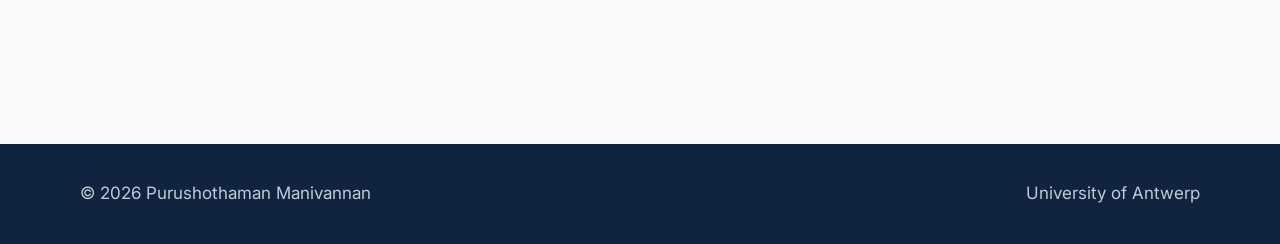
<file: trends.html>
<!doctype html><html lang="en"><head><meta charset="utf-8"><meta name="viewport" content="width=device-width,initial-scale=1"><title>Writing | Purushothaman Manivannan</title><meta name="description" content="Essays, visual notes and notebooks by Purushothaman Manivannan on science, industry, markets and culture."><link rel="canonical" href="https://purushothaman-98.github.io/trends.html"><link rel="preconnect" href="https://fonts.googleapis.com"><link rel="preconnect" href="https://fonts.gstatic.com" crossorigin><link href="https://fonts.googleapis.com/css2?family=Inter:wght@400;600;700&display=swap" rel="stylesheet"><link rel="stylesheet" href="style.css"><link rel="stylesheet" href="refinements.css"></head><body><header class="site-header"><div class="wrap nav-wrap"><a class="brand" href="index.html">P. Manivannan</a><button class="menu-button" aria-label="Open navigation" aria-expanded="false">☰</button><nav class="nav-links"><a href="index.html">Home</a><a href="research.html">Research</a><a href="publications.html">Publications</a><a class="active" href="trends.html">Writing</a><a href="contact.html">Contact</a></nav></div></header><section class="page-hero"><div class="wrap"><p class="eyebrow">Writing</p><h1 class="page-title">Essays, visual notes and notebooks</h1><p>Long-form explorations of science, technology, markets, industrial history, cinema and public ideas.</p></div></section><main class="wrap writing-index"><section class="section reveal"><article class="writing-preview"><div class="writing-preview-copy"><div class="meta">July 2026 · Essay · India, industry and institutions · 14 min read</div><h2>Titan: More Than a Tata Success Story</h2><p>Titan is often remembered as a Tata consumer-brand triumph. Its origin also reveals a wider industrial story involving TIDCO, equity, local employment, governance and the policy choices of pre-liberalisation India.</p><p>The essay separates television dramatisation from official records and asks a more useful question: how did private execution and Tamil Nadu’s joint-sector policy become mutually reinforcing?</p><a class="button primary" href="titan.html">Read the Titan essay →</a></div><a class="writing-thumb market-thumb" href="titan.html" aria-label="Read the Titan essay"><img src="titan-thumbnail.svg" alt="Titan essay cover with watch dial and factory silhouette"><span>India, industry & institutions <b>↗</b></span></a></article></section><section class="section reveal"><article class="writing-preview"><div class="writing-preview-copy"><div class="meta">Interactive notebook · Economics and markets</div><h2>Markets, valuation, and long-term investing</h2><p>I follow how economic cycles, business fundamentals, and investor behaviour appear in market prices, with a focus on simple long-term index investing.</p><p>The notebook brings together NIFTY trends, drawdowns, valuation context, and realistic expectations without turning the page into a technical trading screen.</p><a class="button primary" href="markets.html">Open India Markets Notebook →</a></div><a class="writing-thumb market-thumb" href="markets.html" aria-label="Open India Markets Notebook"><img src="nifty-thumbnail.svg" alt=""><span>Explore market trends <b>↗</b></span></a></article></section><section class="section reveal"><article class="writing-preview"><div class="writing-preview-copy"><div class="meta">January 2026 · Visual note · Internet culture</div><h2>The Nihilist Penguin</h2><p>A scene from Werner Herzog's <em>Encounters at the End of the World</em> gained a second life online as a symbol of exhaustion, detachment, and walking away from modern noise.</p><p>The visual note separates the documentary context from meanings later attached through edits, captions, and recommendation feeds.</p><a class="button primary" href="penguin.html">Open the Penguin visual note →</a></div><a class="writing-thumb penguin-thumb" href="penguin.html" aria-label="Open the Penguin visual note"><img src="penguin-explainer.png" alt=""><span>Explore visual note <b>↗</b></span></a></article></section></main><footer><div class="wrap"><span>© 2026 Purushothaman Manivannan</span><span>University of Antwerp</span></div></footer><script src="script.js"></script></body></html>
</file>
<file: style.css>
:root{--navy:#10233f;--blue:#245b8f;--teal:#3b8d8a;--gold:#d0a85c;--ink:#172033;--muted:#5d6878;--paper:#fff;--soft:#f3f7fa;--line:#dce4eb;--shadow:0 18px 45px rgba(16,35,63,.10)}*{box-sizing:border-box}html{scroll-behavior:smooth}body{margin:0;color:var(--ink);background:#f7f9fb;font:17px/1.72 Inter,Arial,sans-serif}a{color:var(--blue);text-decoration:none}a:hover{color:var(--teal)}.wrap{width:min(1120px,calc(100% - 40px));margin:auto}.skip{position:absolute;left:-9999px}.skip:focus{left:16px;top:16px;z-index:20;padding:10px;background:#fff}.site-header{position:sticky;top:0;z-index:10;background:rgba(255,255,255,.94);border-bottom:1px solid var(--line);backdrop-filter:blur(12px)}.nav-wrap{display:flex;align-items:center;justify-content:space-between;min-height:72px}.brand{color:var(--navy);font-family:Georgia,serif;font-size:20px;font-weight:bold}.nav-links{display:flex;align-items:center;gap:28px}.nav-links a{color:var(--muted);font-size:14px;font-weight:600}.nav-links a.active,.nav-links a:hover{color:var(--blue)}.menu-button{display:none;border:0;background:none;color:var(--navy);font-size:24px}.hero{position:relative;overflow:hidden;padding:96px 0 88px;background:linear-gradient(125deg,#10233f,#194b73 65%,#287d7a);color:#fff}.hero:after{content:"";position:absolute;width:460px;height:460px;right:-150px;top:-220px;border:80px solid rgba(255,255,255,.06);border-radius:50%}.hero-grid{position:relative;z-index:1;display:grid;grid-template-columns:1.45fr .65fr;gap:70px;align-items:center}.eyebrow{margin:0 0 15px;color:#a9d9d7;font-size:13px;font-weight:700;letter-spacing:.12em;text-transform:uppercase}.hero h1{max-width:760px;margin:0 0 20px;font:clamp(40px,6vw,72px)/1.08 Georgia,serif;letter-spacing:-.025em}.hero .lead{max-width:730px;color:#e1eaf1;font-size:20px}.hero-card{padding:28px;border:1px solid rgba(255,255,255,.22);background:rgba(255,255,255,.08);box-shadow:0 20px 45px rgba(0,0,0,.12)}.hero-card strong{display:block;margin-bottom:4px;color:#fff}.hero-card span{color:#d6e3eb}.actions{display:flex;flex-wrap:wrap;gap:12px;margin-top:28px}.button{display:inline-flex;align-items:center;justify-content:center;min-height:46px;padding:10px 17px;border:1px solid var(--blue);border-radius:5px;font-size:14px;font-weight:700;transition:.2s ease}.button.primary{background:var(--gold);border-color:var(--gold);color:var(--navy)}.button.light{border-color:rgba(255,255,255,.5);color:#fff}.button:hover{transform:translateY(-2px);box-shadow:0 7px 20px rgba(0,0,0,.12)}main{padding:68px 0}.section{margin-bottom:72px}.section-head{display:flex;justify-content:space-between;gap:30px;align-items:end;margin-bottom:28px}.section h2,.page-title{margin:0;color:var(--navy);font:clamp(30px,4vw,42px)/1.2 Georgia,serif}.section-intro{max-width:660px;margin:8px 0 0;color:var(--muted)}.grid-3{display:grid;grid-template-columns:repeat(3,1fr);gap:20px}.card{position:relative;padding:27px;background:var(--paper);border:1px solid var(--line);border-radius:9px;box-shadow:0 8px 25px rgba(16,35,63,.05);transition:.25s ease}.card:hover{transform:translateY(-5px);box-shadow:var(--shadow);border-color:#b9ccd9}.card .number{color:var(--teal);font-size:13px;font-weight:800}.card h3{margin:12px 0 9px;color:var(--navy);font:20px/1.4 Georgia,serif}.card p{margin:0;color:var(--muted)}.two-col{display:grid;grid-template-columns:1.25fr .75fr;gap:44px}.panel{padding:30px;background:#fff;border:1px solid var(--line);border-radius:9px}.facts{margin:0}.facts div{padding:12px 0;border-bottom:1px solid var(--line)}.facts div:last-child{border:0}.facts dt{color:var(--navy);font-weight:700}.facts dd{margin:2px 0;color:var(--muted)}.tags{display:flex;flex-wrap:wrap;gap:9px}.tag{padding:7px 11px;border-radius:20px;background:#eaf2f6;color:var(--blue);font-size:13px;font-weight:700}.page-hero{padding:64px 0;background:linear-gradient(135deg,#eef5f8,#fff);border-bottom:1px solid var(--line)}.page-hero p{max-width:720px;color:var(--muted);font-size:19px}.project{display:grid;grid-template-columns:220px 1fr;gap:38px;padding:34px 0;border-bottom:1px solid var(--line)}.project-label{color:var(--teal);font-size:13px;font-weight:800;text-transform:uppercase;letter-spacing:.08em}.project h2{margin:0 0 12px;color:var(--navy);font:27px Georgia,serif}.project p,.project li{color:var(--muted)}.publication{padding:25px 0;border-bottom:1px solid var(--line)}.publication h2{margin:5px 0 8px;color:var(--navy);font:22px Georgia,serif}.meta{color:var(--teal);font-size:13px;font-weight:700;text-transform:uppercase;letter-spacing:.07em}.contact-box{max-width:760px;padding:38px;background:#fff;border:1px solid var(--line);border-radius:10px;box-shadow:var(--shadow)}footer{padding:35px 0;background:var(--navy);color:#bfcbd8}footer .wrap{display:flex;justify-content:space-between;gap:20px}footer a{color:#fff}.reveal{opacity:0;transform:translateY(18px);transition:opacity .6s ease,transform .6s ease}.reveal.visible{opacity:1;transform:none}@media(prefers-reduced-motion:reduce){*{scroll-behavior:auto!important}.reveal{opacity:1;transform:none;transition:none}.card,.button{transition:none}}@media(max-width:800px){.menu-button{display:block}.nav-links{display:none;position:absolute;left:0;right:0;top:72px;flex-direction:column;align-items:flex-start;gap:0;padding:12px 20px;background:#fff;border-bottom:1px solid var(--line)}.nav-links.open{display:flex}.nav-links a{width:100%;padding:11px}.hero{padding:70px 0}.hero-grid,.two-col,.grid-3{grid-template-columns:1fr}.hero-card{max-width:440px}.project{grid-template-columns:1fr;gap:8px}footer .wrap{flex-direction:column}}@media(max-width:520px){.wrap{width:min(100% - 26px,1120px)}.hero h1{font-size:42px}.actions{flex-direction:column}.button{width:100%}}
</file>
<file: refinements.css>
.tags{gap:0}
.tag{position:relative;padding:3px 18px 3px 0;border-radius:0;background:transparent;color:var(--muted);font-size:15px;font-weight:600}
.tag:not(:last-child)::after{content:"·";position:absolute;right:7px;color:var(--teal)}
.workflow-intro{font-size:17px;color:var(--ink)}
.writing-figure{margin:28px 0}.writing-figure img{display:block;width:100%;height:auto;border:1px solid var(--line);border-radius:6px}.writing-figure figcaption{padding-top:8px;color:var(--muted);font-size:13px;text-align:center}
.about-copy p{text-align:justify;text-justify:inter-word}.grid-2{display:grid;grid-template-columns:repeat(2,minmax(0,1fr));gap:20px}.note-details{margin-top:18px;border-top:1px solid var(--line)}.note-details summary{padding:14px 0;color:var(--blue);font-weight:700;cursor:pointer}.note-details summary:hover{color:var(--teal)}.note-details div{padding:0 0 8px}.note-details p{text-align:justify}.disclaimer{font-size:14px;font-style:italic}
.writing-index{max-width:1180px}.writing-preview{display:grid;grid-template-columns:minmax(0,1fr) 230px;gap:clamp(28px,5vw,72px);align-items:center;padding:4px 0}.writing-preview-copy{max-width:760px}.writing-preview-copy h2{margin:7px 0 12px}.writing-preview-copy p{line-height:1.7}.writing-preview-copy .button{display:inline-block;margin-top:10px}.writing-thumb{position:relative;display:block;width:230px;aspect-ratio:1;overflow:hidden;border:1px solid #cdd9df;border-radius:8px;background:#fff;box-shadow:0 8px 24px rgba(14,38,61,.08);text-decoration:none;transition:transform .25s ease,box-shadow .25s ease,border-color .25s ease}.writing-thumb img{width:100%;height:100%;display:block;transition:transform .35s ease,filter .35s ease}.penguin-thumb{background:#172433}.penguin-thumb img{object-fit:contain;object-position:center}.market-thumb img{object-fit:cover;object-position:center}.writing-thumb span{position:absolute;left:12px;right:12px;bottom:12px;display:flex;justify-content:space-between;align-items:center;padding:10px 12px;border-radius:5px;background:rgba(8,29,50,.92);color:#fff;font-size:12px;font-weight:700;letter-spacing:.01em;transition:background .25s ease,transform .25s ease}.writing-thumb:hover,.writing-thumb:focus-visible{transform:translateY(-4px);border-color:var(--teal);box-shadow:0 14px 34px rgba(14,38,61,.15)}.writing-thumb:hover img,.writing-thumb:focus-visible img{transform:scale(1.025);filter:saturate(1.08)}.writing-thumb:hover span,.writing-thumb:focus-visible span{transform:translateY(-2px);background:var(--blue)}
@media(max-width:800px){.grid-2{grid-template-columns:1fr}.about-copy p{text-align:left}.writing-preview{grid-template-columns:minmax(0,1fr) 170px;gap:24px}.writing-thumb{width:170px}.writing-preview-copy p{text-align:left}}
@media(max-width:600px){.writing-preview{grid-template-columns:1fr}.writing-thumb{width:100%;max-width:280px;grid-row:1;margin-bottom:4px}.writing-preview-copy{grid-row:2}}
</file>
<file: markets.css>
.market-dashboard{margin-bottom:54px}.market-tabs{display:flex;flex-wrap:wrap;gap:8px;margin:22px 0 14px}.market-tab{padding:9px 14px;border:1px solid var(--line);border-radius:4px;background:#fff;color:var(--muted);font:600 14px Inter,Arial,sans-serif;cursor:pointer}.market-tab:hover,.market-tab.active{border-color:var(--teal);background:#edf5f5;color:var(--navy)}.market-frame{padding:12px;border:1px solid var(--line);border-radius:7px;background:#fff}.market-frame img{display:block;width:100%;height:auto}.market-context{display:grid;grid-template-columns:1fr auto;gap:5px 24px;align-items:end;margin-top:13px}.market-context p{margin:0;color:var(--muted);font-size:13px}.market-context strong{color:var(--navy);font-size:17px}.market-value{color:var(--teal);font-size:18px;font-weight:700;text-align:right}.market-asof{text-align:right}.community-grid{display:grid;grid-template-columns:repeat(2,minmax(0,1fr));gap:18px}.community-note{padding:20px 0;border-top:1px solid var(--line)}.community-note h3{margin:0 0 7px;color:var(--navy);font:18px Georgia,serif}.community-note p{margin:0;color:var(--muted);font-size:15px}.reddit-links,.data-sources{display:flex;flex-wrap:wrap;gap:10px 18px;margin-top:18px;font-size:14px;font-weight:700}.data-sources{margin-top:10px;font-size:13px}.dashboard-disclaimer{margin-top:18px;color:var(--muted);font-size:13px;font-style:italic}.live-link{display:inline-block;margin-top:10px;font-size:14px;font-weight:700}.gold-calculator{margin:34px 0;padding:26px;background:#fff;border:1px solid var(--line);border-radius:7px}.gold-calculator h2{margin:0 0 7px;color:var(--navy);font:25px Georgia,serif}.gold-calculator>p{margin-top:0;color:var(--muted)}.calculator-grid{display:grid;grid-template-columns:repeat(3,minmax(0,1fr));gap:15px}.calculator-grid label{color:var(--muted);font-size:13px;font-weight:600}.calculator-grid input{width:100%;margin-top:5px;padding:9px;border:1px solid var(--line);border-radius:4px;font:15px Inter,Arial,sans-serif}.calculator-results{display:flex;gap:35px;margin-top:20px;padding-top:16px;border-top:1px solid var(--line)}.calculator-results span{display:block;color:var(--muted);font-size:13px}.calculator-results strong{color:var(--teal);font-size:21px}.formula{margin-top:15px;color:var(--muted);font-size:13px}.fed-live{margin:22px 0;border-top:1px solid var(--line);border-bottom:1px solid var(--line)}.fed-live summary{padding:14px 0;color:var(--blue);font-weight:700;cursor:pointer}.fed-widget{height:420px;margin-bottom:16px}@media(max-width:800px){.market-context{grid-template-columns:1fr}.market-value,.market-asof{text-align:left}.community-grid,.calculator-grid{grid-template-columns:1fr}.calculator-results{flex-direction:column;gap:10px}}
</file>
<file: notebook.css>
.macro-snapshot{margin:0 0 44px}.macro-snapshot .section-head{margin-bottom:18px}.macro-snapshot h2,.notebook-frameworks h2{margin:0;color:var(--navy);font:30px Georgia,serif}.snapshot-date{margin:0;color:var(--muted);font-size:13px}.macro-grid{display:grid;grid-template-columns:repeat(3,minmax(0,1fr));border-top:1px solid var(--line);border-bottom:1px solid var(--line)}.macro-grid article{padding:20px 22px;border-right:1px solid var(--line)}.macro-grid article:last-child{border:0}.macro-grid span{display:block;color:var(--muted);font-size:13px}.macro-grid strong{display:block;margin:3px 0;color:var(--navy);font:30px Georgia,serif}.macro-grid p{margin:0;color:var(--muted);font-size:13px}.official-links{display:flex;gap:18px;margin-top:10px;font-size:13px;font-weight:700}.notebook-frameworks{margin:44px 0}.notebook-frameworks>h2{margin-bottom:18px}.framework-lines{border-top:1px solid var(--line)}.framework-lines p{display:grid;grid-template-columns:170px 1fr;gap:20px;margin:0;padding:12px 2px;border-bottom:1px solid var(--line);font-size:14px}.framework-lines strong{color:var(--navy)}.framework-lines span{color:var(--muted)}.reference-list{display:flex;flex-wrap:wrap;gap:10px 18px;margin-top:16px;font-size:13px;font-weight:700}@media(max-width:800px){.macro-grid{grid-template-columns:1fr}.macro-grid article{border-right:0;border-bottom:1px solid var(--line)}.macro-grid article:last-child{border-bottom:0}.framework-lines p{grid-template-columns:1fr;gap:3px}}
</file>
<file: penguin.css>
.penguin-hero{padding:clamp(3.2rem,7vw,6.5rem) 0 2.6rem;border-bottom:1px solid var(--line);background:linear-gradient(120deg,#f4f7f8,#eef3f5)}.penguin-hero h1{max-width:850px;margin:.35rem 0 1rem;font-family:Georgia,"Times New Roman",serif;font-size:clamp(2.7rem,7vw,5.8rem);font-weight:400;line-height:.98;color:var(--ink)}.penguin-hero .deck{max-width:680px;font-size:clamp(1.05rem,2vw,1.35rem);color:var(--muted)}.penguin-dashboard{display:grid;grid-template-columns:minmax(280px,.78fr) minmax(0,1.22fr);gap:clamp(2rem,5vw,5.5rem);padding-top:clamp(2.2rem,5vw,4.6rem);align-items:start}.penguin-visual{position:sticky;top:6rem}.penguin-visual img{display:block;width:100%;max-height:720px;object-fit:contain;object-position:top;background:#12202d;border:1px solid #cfdbe0}.caption{font-size:.78rem;line-height:1.55;color:var(--muted);margin:.75rem 0 0}.fact-grid{display:grid;grid-template-columns:1fr 1fr;border-top:1px solid var(--line);border-left:1px solid var(--line);margin-bottom:3rem}.fact-grid div{padding:1rem 1.1rem;border-right:1px solid var(--line);border-bottom:1px solid var(--line)}.fact-grid span,.source-list span{display:block;margin-bottom:.32rem;text-transform:uppercase;letter-spacing:.1em;font-size:.67rem;font-weight:700;color:var(--accent)}.fact-grid strong{font-size:.92rem}.penguin-story article{max-width:720px;margin:0 0 3.2rem}.penguin-story h2,.source-section h2{margin:.3rem 0 1rem;font-family:Georgia,"Times New Roman",serif;font-size:clamp(1.75rem,3vw,2.65rem);font-weight:400;color:var(--ink)}.penguin-story p,.penguin-story li,.source-intro{font-size:1rem;line-height:1.8;color:var(--muted)}.signal{padding-left:1.4rem;border-left:3px solid var(--accent)}.signal ol{padding-left:1.2rem}.signal li{margin:.75rem 0}.source-section{display:grid;grid-template-columns:.75fr 1.25fr;gap:clamp(2rem,6vw,6rem);padding-top:clamp(3rem,7vw,6rem);padding-bottom:clamp(3rem,7vw,6rem);border-top:1px solid var(--line)}.source-list{border-top:1px solid var(--line)}.source-list a{display:grid;grid-template-columns:125px 1fr auto;gap:1rem;align-items:center;padding:1.25rem 0;border-bottom:1px solid var(--line);color:var(--ink);text-decoration:none}.source-list a:hover strong{color:var(--accent)}.source-list span{margin:0}.source-list em{font-style:normal;font-size:.78rem;color:var(--muted)}.dashboard-note{display:flex;justify-content:space-between;gap:2rem;align-items:center;padding-top:1.5rem;padding-bottom:3rem;border-top:1px solid var(--line)}.dashboard-note p{max-width:760px;font-size:.82rem;line-height:1.6;color:var(--muted)}.dashboard-note a{white-space:nowrap}@media(max-width:800px){.penguin-dashboard,.source-section{grid-template-columns:1fr}.penguin-visual{position:static}.penguin-visual img{max-height:620px}.source-list a{grid-template-columns:1fr auto}.source-list span{grid-column:1/-1}.dashboard-note{display:block}.dashboard-note a{display:inline-block;margin-top:1rem}}@media(max-width:480px){.fact-grid{grid-template-columns:1fr}.penguin-hero h1{font-size:2.8rem}.source-list a{grid-template-columns:1fr}.source-list em{margin-top:.25rem}}
</file>
<file: publications-extra.css>
.publication-list{border-top:1px solid var(--line)}
.pub-card{display:grid;grid-template-columns:72px 1fr;gap:22px;padding:24px 4px;border-bottom:1px solid var(--line)}
.pub-year{padding-top:3px;color:var(--teal);font-size:16px;font-weight:700}
.pub-card h2{max-width:900px;margin:0 0 6px;color:var(--navy);font:19px/1.45 Georgia,serif}
.pub-card p{margin:3px 0;color:var(--muted);font-size:15px}
.pub-links{display:flex;flex-wrap:wrap;gap:14px;margin-top:8px;font-size:13px;font-weight:700}
.scholar-box{display:flex;justify-content:space-between;align-items:center;gap:25px;margin-bottom:36px;padding:0 0 24px;border-bottom:1px solid var(--line)}
.scholar-box h2,.scholar-box p{margin:0}.scholar-box p{color:var(--muted);font-size:15px}
@media(max-width:800px){.scholar-box{align-items:flex-start;flex-direction:column}.pub-card{grid-template-columns:1fr;gap:4px}.pub-year{font-size:14px}}
</file>
<file: titan.css>
.reading-progress{position:fixed;z-index:9999;top:0;left:0;width:100%;height:3px;background:transparent}.reading-progress span{display:block;width:0;height:100%;background:#c58b35;transition:width .08s linear}.titan-hero{padding:clamp(72px,9vw,116px) 0 48px;background:linear-gradient(135deg,#07192b 0%,#123c59 60%,#b47b2a 165%);color:#fff}.hero-inner{max-width:1050px}.titan-hero .eyebrow{color:#d7aa62}.titan-hero h1{max-width:980px;margin:8px 0 18px;font-size:clamp(42px,7vw,76px);line-height:1.01;letter-spacing:-.04em}.titan-hero .deck{max-width:800px;font-size:clamp(18px,2.2vw,25px);line-height:1.48;color:#dce7ef}.article-shell{display:grid;grid-template-columns:minmax(0,1fr) 250px;gap:clamp(34px,5vw,72px);align-items:start;padding-top:50px}.article-body{max-width:820px}.standfirst{font-size:20px!important;line-height:1.72!important;color:var(--ink)}.article-body h2{margin:50px 0 16px;font-size:clamp(28px,3.8vw,39px);line-height:1.15;letter-spacing:-.024em}.article-body h3{margin:26px 0 10px;font-size:21px}.article-body p,.article-body li{font-size:16.5px;line-height:1.76}.article-body p{text-align:justify;text-justify:inter-word;hyphens:auto}.article-body a{color:var(--blue);font-weight:600;text-underline-offset:3px;text-decoration-thickness:1px}.article-body a:hover{color:var(--teal)}.article-body blockquote{margin:30px 0;padding:19px 23px;border-left:4px solid #c58b35;background:#f6f1e8;color:#18344b;font-size:19px;line-height:1.58}.article-body blockquote p{margin:0;font-size:inherit;text-align:left}.article-aside{position:sticky;top:88px}.aside-card{padding:20px;border:1px solid var(--line);border-radius:10px;background:#f7fafb;box-shadow:0 8px 24px rgba(14,38,61,.05)}.aside-card h2{margin:0 0 12px;font-size:17px}.aside-card ol{margin:0;padding-left:18px}.aside-card li{margin:8px 0;font-size:13px;line-height:1.4}.aside-card a{text-decoration:none}.fact-strip{display:grid;grid-template-columns:repeat(3,minmax(0,1fr));gap:12px;margin:30px 0}.fact-strip div{padding:17px;border:1px solid var(--line);border-radius:8px;background:#fff}.fact-strip span{display:block;color:var(--muted);font-size:11px;font-weight:700;letter-spacing:.08em;text-transform:uppercase}.fact-strip strong{display:block;margin-top:7px;color:#123c59;font-size:18px}.fact-strip strong a{font-weight:700}.balance-grid,.record-grid{display:grid;grid-template-columns:1fr 1fr;gap:16px;margin:24px 0}.balance-grid article,.record-grid section{padding:20px;border-radius:9px;border:1px solid var(--line)}.balance-grid article:first-child,.record-grid section:first-child{background:#edf5f8}.balance-grid article:last-child,.record-grid section:last-child{background:#faf4e9}.balance-grid h3,.record-grid h3{margin:0 0 8px}.record-grid ul{margin:8px 0 0;padding-left:20px}.source-list-essay{margin:46px 0 22px;padding-top:26px;border-top:1px solid var(--line)}.source-list-essay li{margin:10px 0;font-size:14.5px;line-height:1.5}.reading-note{padding:17px 19px;border-radius:8px;background:#edf3f6;color:#29485e;font-size:13.5px!important;text-align:left!important}.share-line{display:flex;justify-content:space-between;gap:18px;align-items:center;margin:40px 0 66px;padding-top:22px;border-top:1px solid var(--line)}.share-line span{font-size:13px;line-height:1.55;color:var(--muted)}.share-line a{font-weight:700;white-space:nowrap}.article-label{display:inline-block;margin-bottom:15px;padding:7px 10px;border:1px solid rgba(255,255,255,.25);border-radius:999px;font-size:12px;color:#e6edf2}.policy-chain{display:grid;grid-template-columns:repeat(5,1fr);gap:8px;margin:27px 0}.policy-chain span{display:flex;align-items:center;justify-content:center;min-height:78px;padding:11px;border-radius:7px;background:#0f3149;color:#fff;text-align:center;font-size:12.5px;font-weight:700}.interactive-note{margin:32px 0;border:1px solid #dfc28d;border-radius:10px;background:#fffaf1;overflow:hidden}.interactive-note summary{padding:18px 22px;cursor:pointer;color:#123c59;font-size:18px;font-weight:700;list-style:none}.interactive-note summary::-webkit-details-marker{display:none}.interactive-note summary::after{content:'+';float:right;color:#a66d1f;font-size:22px;line-height:1}.interactive-note[open] summary::after{content:'−'}.interactive-note>div{padding:0 22px 20px;border-top:1px solid #ead7b3}.benefit-tabs,.company-filter{display:flex;flex-wrap:wrap;gap:8px;margin:22px 0 16px}.benefit-tab,.filter-btn{border:1px solid #bfcdd6;border-radius:999px;background:#fff;color:#173d58;padding:9px 14px;font:inherit;font-size:13px;font-weight:700;cursor:pointer}.benefit-tab:hover,.filter-btn:hover,.benefit-tab.active,.filter-btn.active{border-color:#0f5b78;background:#0f5b78;color:#fff}.benefit-panel{display:none;padding:20px;border:1px solid var(--line);border-radius:9px;background:#f7fafb}.benefit-panel.active{display:block}.benefit-panel p{margin:0}.comparisons{overflow-x:auto;margin:20px 0 28px;border:1px solid var(--line);border-radius:10px}.comparisons table{width:100%;border-collapse:separate;border-spacing:0;min-width:720px}.comparisons th,.comparisons td{padding:15px 16px;border-bottom:1px solid var(--line);text-align:left;vertical-align:top}.comparisons th{position:sticky;top:0;color:#123c59;background:#eaf1f5;font-size:13px;text-transform:uppercase;letter-spacing:.035em}.comparisons tr:last-child td{border-bottom:0}.comparisons tbody tr:nth-child(even){background:#fafcfd}.comparisons tbody tr:hover{background:#f1f6f8}.comparisons td{font-size:14.5px;line-height:1.52}.lesson-list{display:grid;gap:10px;padding-left:0;counter-reset:lesson}.lesson-list li{list-style:none;position:relative;padding:15px 17px 15px 54px;border:1px solid var(--line);border-radius:8px;background:#fff}.lesson-list li::before{counter-increment:lesson;content:counter(lesson);position:absolute;left:16px;top:14px;width:25px;height:25px;border-radius:50%;display:grid;place-items:center;background:#123c59;color:#fff;font-size:12px;font-weight:700}@media(max-width:900px){.article-shell{grid-template-columns:1fr}.article-aside{position:static;order:-1}.aside-card ol{columns:2}.policy-chain{grid-template-columns:1fr 1fr}.policy-chain span:last-child{grid-column:1/-1}.fact-strip{grid-template-columns:1fr}.article-body{max-width:none}}@media(max-width:620px){.titan-hero{padding-top:58px}.article-shell{padding-top:30px}.balance-grid,.record-grid{grid-template-columns:1fr}.aside-card ol{columns:1}.policy-chain{grid-template-columns:1fr}.policy-chain span:last-child{grid-column:auto}.article-body p,.article-body li{font-size:16px}.article-body p{text-align:left;hyphens:none}.share-line{align-items:flex-start;flex-direction:column}.benefit-tabs,.company-filter{display:grid;grid-template-columns:1fr}.benefit-tab,.filter-btn{text-align:left}.comparisons{margin-left:-8px;margin-right:-8px}.interactive-note summary{font-size:16px}}

/* Actual visual hero */
.titan-hero{position:relative;isolation:isolate;min-height:clamp(520px,62vw,760px);display:flex;align-items:flex-end;padding:clamp(90px,12vw,150px) 0 clamp(58px,7vw,86px);background-image:linear-gradient(90deg,rgba(3,12,21,.96) 0%,rgba(3,12,21,.86) 34%,rgba(3,12,21,.48) 62%,rgba(3,12,21,.18) 100%),linear-gradient(0deg,rgba(3,12,21,.72) 0%,rgba(3,12,21,0) 55%),url('titan-public-private-hero.webp');background-size:cover;background-position:center;background-repeat:no-repeat}.titan-hero::after{content:"";position:absolute;inset:0;z-index:-1;background:linear-gradient(180deg,rgba(0,0,0,.18),transparent 28%,rgba(0,0,0,.18))}.titan-hero .hero-inner{max-width:760px;margin-left:0}.titan-hero h1{text-shadow:0 3px 18px rgba(0,0,0,.45)}.titan-hero .deck{max-width:700px;color:#f0f5f8;text-shadow:0 2px 12px rgba(0,0,0,.45)}.essay-figure.hero-visual{display:none!important}@media(max-width:760px){.titan-hero{min-height:620px;background-position:62% center;padding-bottom:52px}.titan-hero .hero-inner{max-width:92%}.titan-hero h1{font-size:clamp(40px,12vw,58px)}.titan-hero .deck{font-size:18px;line-height:1.45}}

/* Wide-screen editorial refinements */
@media(min-width:1200px){.titan-hero .hero-inner,.article-shell{width:min(1240px,calc(100% - 96px));margin-left:auto;margin-right:auto}.titan-hero .hero-inner{max-width:none}.titan-hero h1{max-width:760px}.titan-hero .deck{max-width:690px}.article-shell{grid-template-columns:minmax(0,820px) 250px;justify-content:center}.article-body{max-width:820px}}
@media(min-width:1800px){.titan-hero{min-height:680px;background-position:center 44%}.titan-hero .hero-inner,.article-shell{width:min(1320px,calc(100% - 140px))}}

/* Mobile-first article repair */
html,body{max-width:100%;overflow-x:clip}main{padding:0}.article-body,.article-aside,.article-shell{min-width:0}.essay-figure img{max-width:100%}.comparisons{max-width:100%;overscroll-behavior-inline:contain;-webkit-overflow-scrolling:touch}
@media(max-width:900px){
  .article-shell{display:block;width:min(100% - 32px,720px);margin-inline:auto;padding-top:28px}
  .article-aside{display:none}
  .article-body{width:100%;max-width:68ch;margin-inline:auto}
  .article-body h2{scroll-margin-top:86px}
}
@media(max-width:620px){
  .site-header .nav-wrap{min-height:64px}
  .menu-button{display:grid;place-items:center;min-width:48px;min-height:48px;padding:0}
  .nav-links{top:64px}
  .nav-links a{display:flex;align-items:center;min-height:48px;padding:12px 14px}
  .titan-hero{min-height:560px!important;padding:42px 0 38px!important;align-items:flex-end;background-position:70% center!important;background-image:linear-gradient(180deg,rgba(3,12,21,.15) 0%,rgba(3,12,21,.35) 38%,rgba(3,12,21,.96) 100%),url('titan-public-private-hero.webp')!important}
  .titan-hero .hero-inner{width:min(100% - 28px,620px)!important;max-width:none!important;margin-inline:auto!important}
  .article-label{font-size:11px;line-height:1.35;padding:6px 9px;margin-bottom:14px}
  .titan-hero .eyebrow{font-size:11px;line-height:1.55;letter-spacing:.11em;margin-bottom:12px}
  .titan-hero h1{font-size:clamp(39px,11.2vw,50px)!important;line-height:.99;letter-spacing:-.045em;margin-bottom:18px;max-width:10ch}
  .titan-hero .deck{font-size:17px!important;line-height:1.52!important;max-width:34ch;margin:0}
  .article-shell{width:min(100% - 28px,680px);padding-top:26px}
  .article-body{max-width:100%}
  .standfirst{font-size:18px!important;line-height:1.68!important;margin-top:0}
  .article-body p,.article-body li{font-size:17px;line-height:1.72;overflow-wrap:anywhere}
  .article-body h2{font-size:30px;margin:44px 0 14px;line-height:1.16}
  .article-body h3{font-size:21px;line-height:1.3}
  .context-card{margin:26px 0;padding:18px 16px;border-radius:9px}
  .context-meta{gap:7px}.context-meta span{font-size:11px;line-height:1.35}
  .article-body blockquote{margin:26px 0;padding:17px 17px;font-size:18px}
  .fact-strip{gap:10px;margin:24px 0}.fact-strip div{padding:15px}
  .policy-chain{gap:8px}.policy-chain span{min-height:56px;padding:10px;font-size:13px}
  .benefit-tab,.filter-btn{min-height:48px;padding:12px 14px}
  .interactive-note summary{min-height:52px;padding:15px 16px;display:flex;align-items:center;justify-content:space-between;gap:12px}
  .interactive-note summary::after{float:none;flex:0 0 auto}
  .interactive-note>div{padding:0 16px 16px}
  .lesson-list li{padding:15px 15px 15px 52px}
  .essay-figure{margin:26px -2px 32px}.essay-figure figcaption{font-size:12.5px;line-height:1.55;padding-inline:2px}
  .share-line{margin-bottom:42px}
}
@media(max-width:390px){
  .titan-hero{min-height:540px!important;background-position:73% center!important}
  .titan-hero h1{font-size:38px!important;max-width:9.5ch}
  .titan-hero .deck{font-size:16.5px!important}
  .article-shell{width:calc(100% - 24px)}
  .article-body p,.article-body li{font-size:16.5px}
}
</file>
